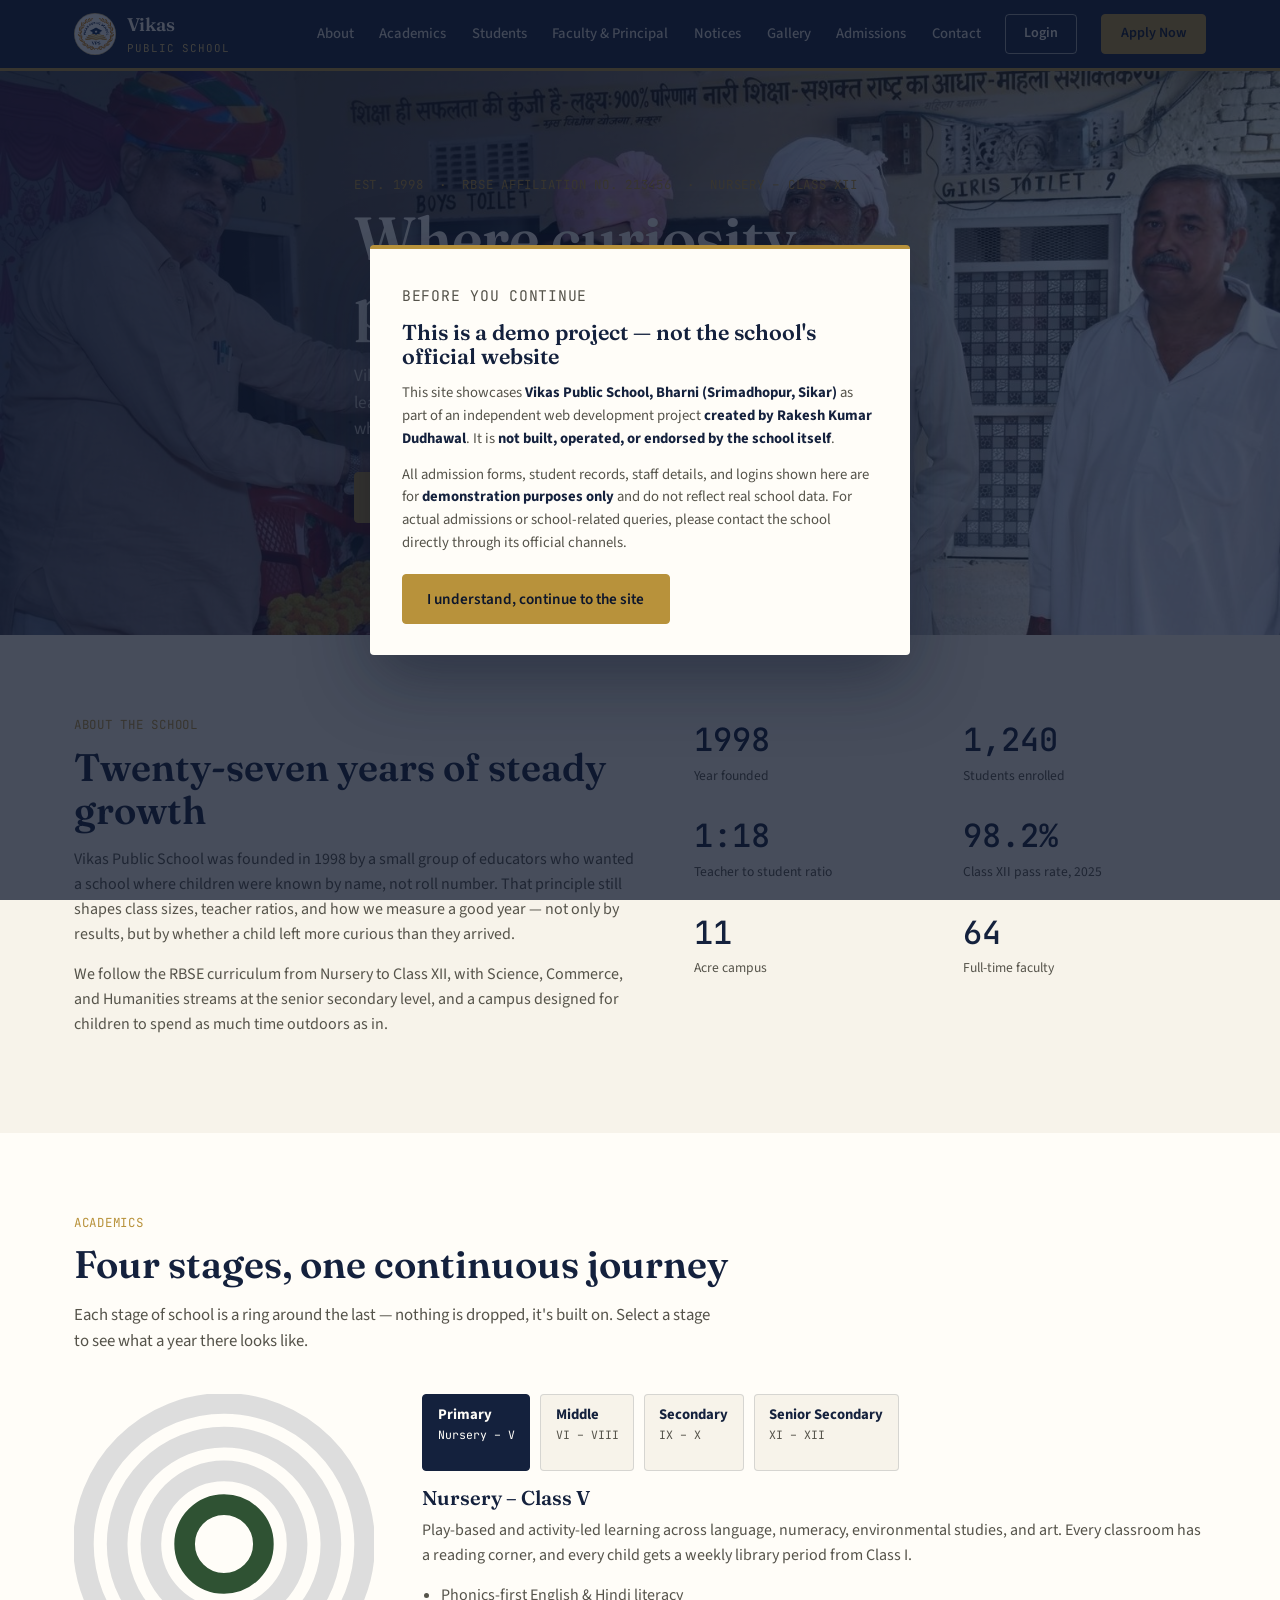
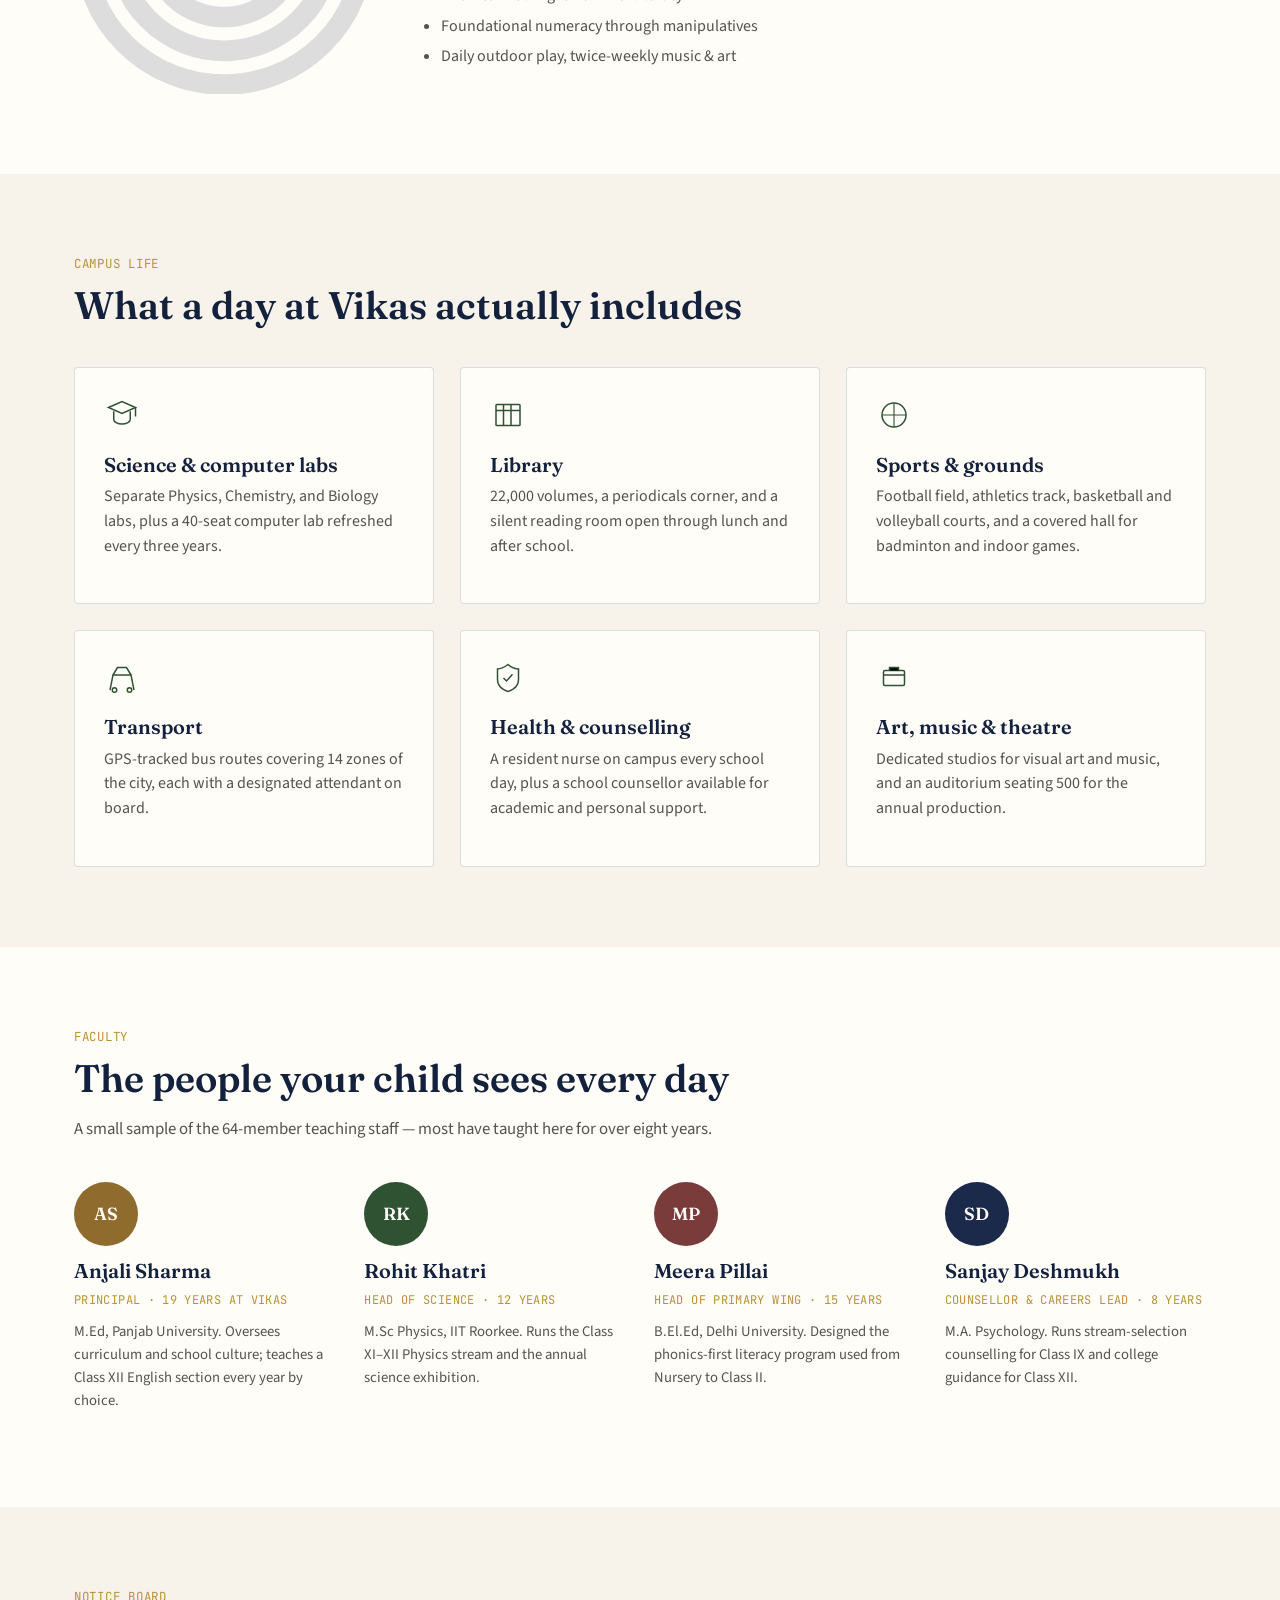
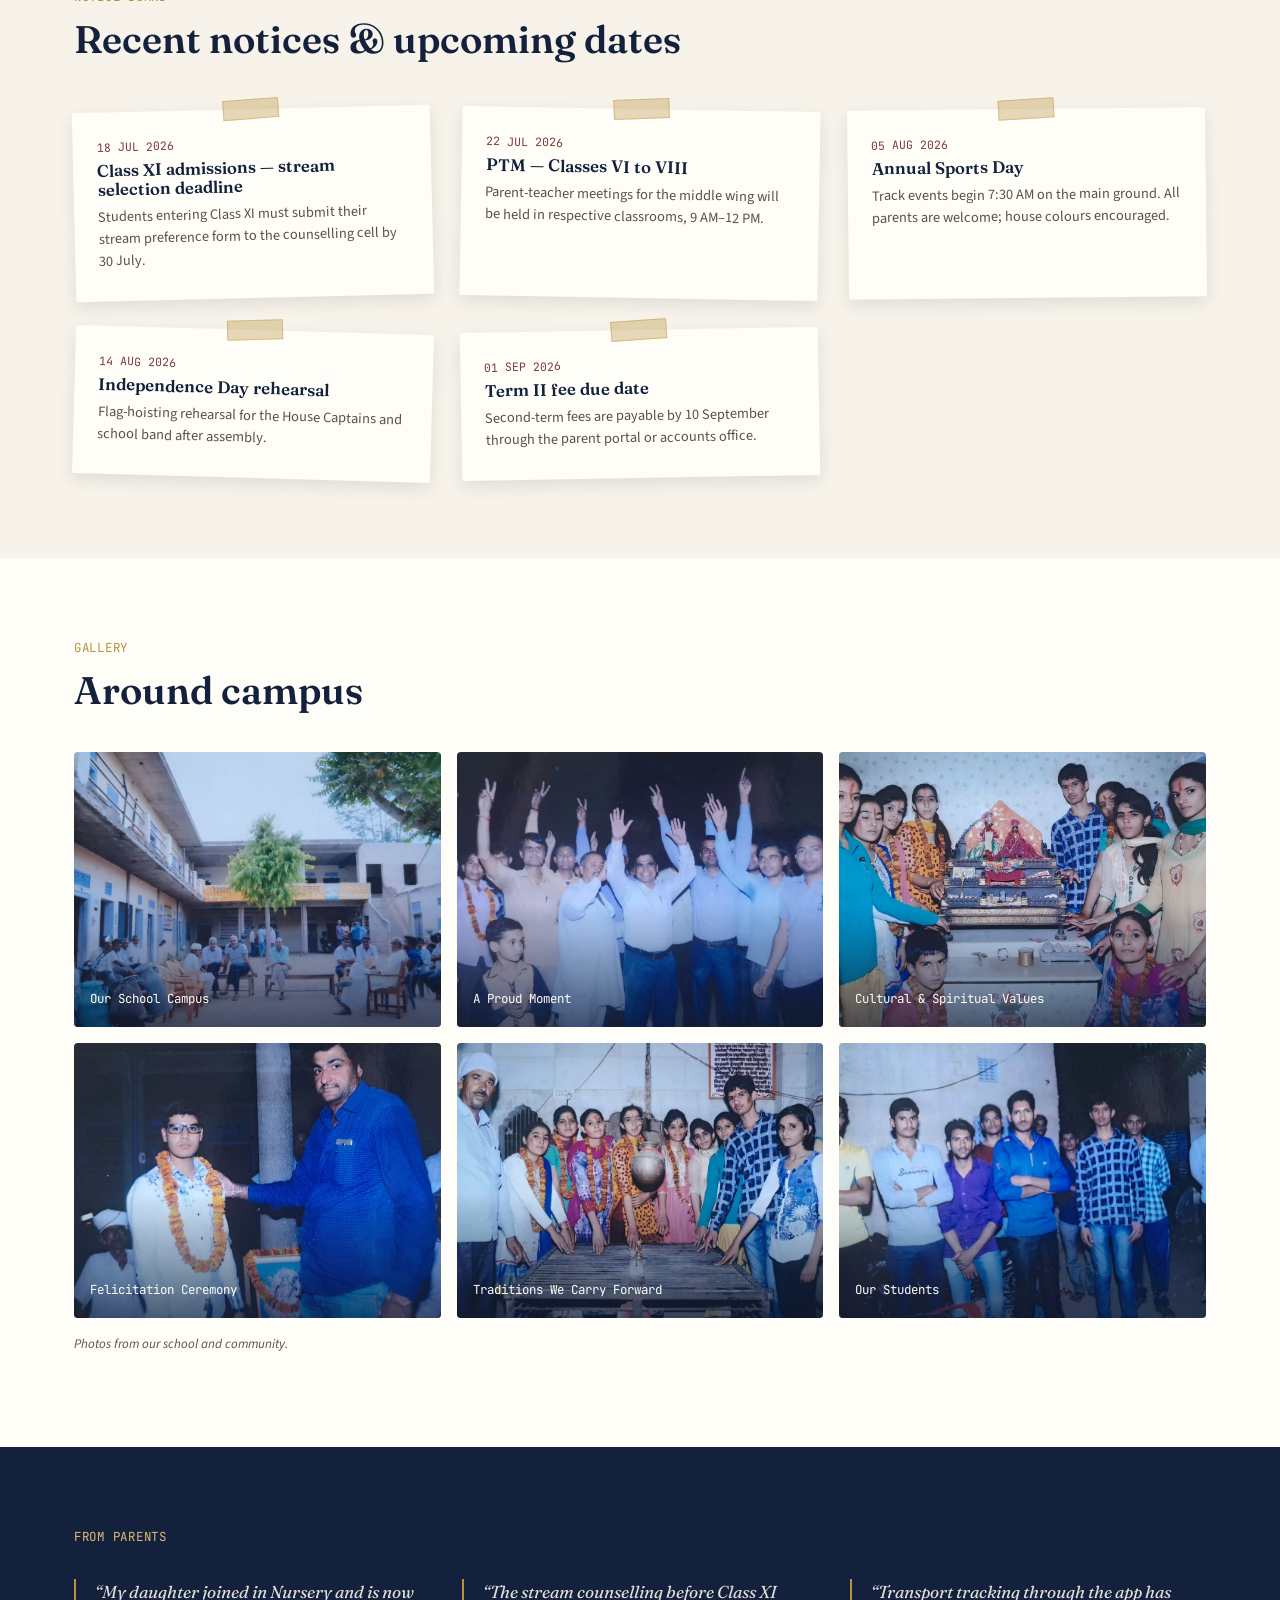
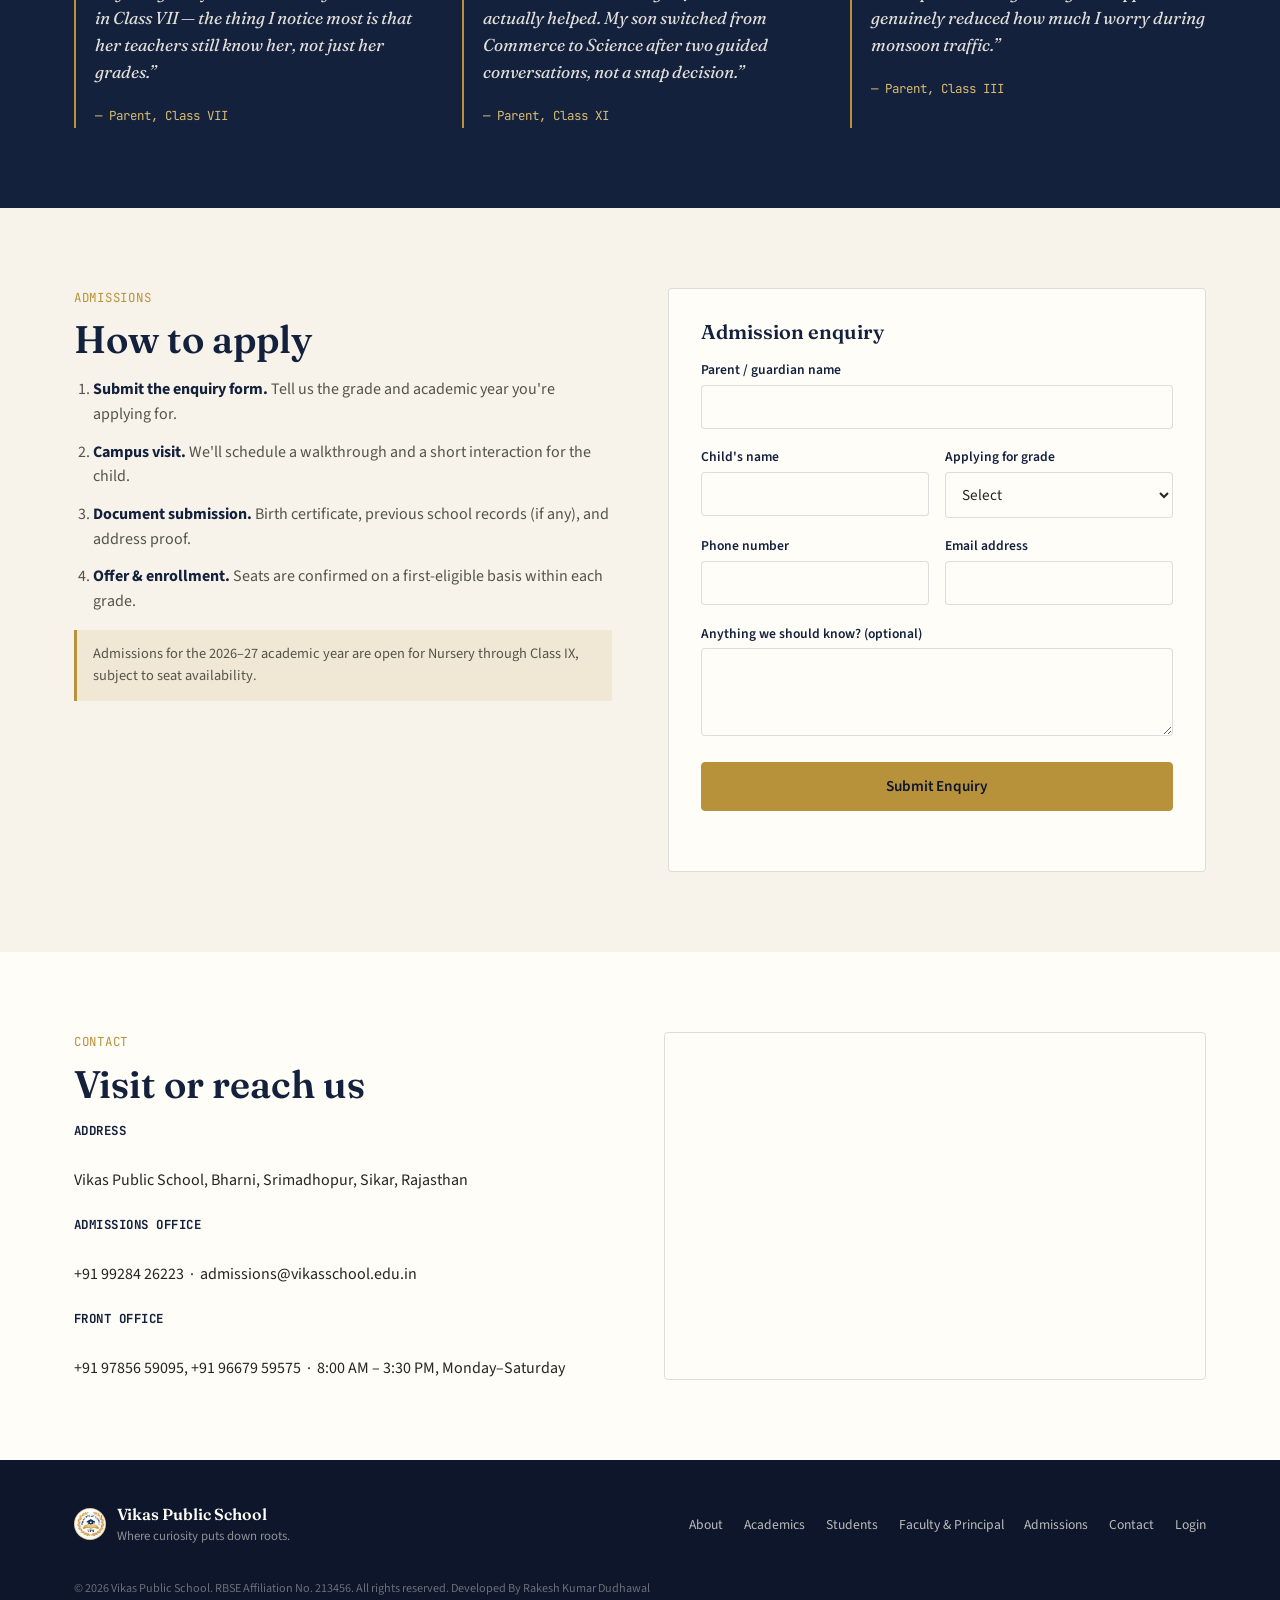
<file: index.html>
<!DOCTYPE html>
<html lang="en">
<head>
<meta charset="UTF-8">
<meta name="viewport" content="width=device-width, initial-scale=1.0">
<title>Vikas Public School, Bharni (Sikar) — Demo School Website | Nursery to Class XII</title>
<meta name="description" content="A demonstration website for Vikas Public School, Bharni, Srimadhopur, Sikar, Rajasthan — academics, admissions, faculty, campus life and student portal. Personal web development project, not the school's official website.">
<meta name="keywords" content="Vikas Public School, Vikas Public School Bharni, Srimadhopur school, Sikar school, RBSE school Rajasthan, school website demo">
<meta name="robots" content="index, follow">
<link rel="canonical" href="https://akafoxfire.github.io/VPS-Bharni/">
<meta name="theme-color" content="#14213D">

<!-- Open Graph -->
<meta property="og:type" content="website">
<meta property="og:site_name" content="Vikas Public School (Demo Project)">
<meta property="og:title" content="Vikas Public School, Bharni (Sikar) — Demo School Website | Nursery to Class XII">
<meta property="og:description" content="A demonstration website for Vikas Public School, Bharni, Srimadhopur, Sikar, Rajasthan — academics, admissions, faculty, campus life and student portal. Personal web development project, not the school's official website.">
<meta property="og:image" content="https://akafoxfire.github.io/VPS-Bharni/logo.png">
<meta property="og:url" content="https://akafoxfire.github.io/VPS-Bharni/">

<!-- Twitter Card -->
<meta name="twitter:card" content="summary_large_image">
<meta name="twitter:title" content="Vikas Public School, Bharni (Sikar) — Demo School Website | Nursery to Class XII">
<meta name="twitter:description" content="A demonstration website for Vikas Public School, Bharni, Srimadhopur, Sikar, Rajasthan — academics, admissions, faculty, campus life and student portal. Personal web development project, not the school's official website.">
<meta name="twitter:image" content="https://akafoxfire.github.io/VPS-Bharni/logo.png">
<link rel="preconnect" href="https://fonts.googleapis.com">
<link rel="preconnect" href="https://fonts.gstatic.com" crossorigin>
<link href="https://fonts.googleapis.com/css2?family=Fraunces:opsz,wght@9..144,400;9..144,500;9..144,600;9..144,700&family=Source+Sans+3:wght@400;500;600;700&family=JetBrains+Mono:wght@400;500&display=swap" rel="stylesheet">
<link rel="icon" type="image/png" href="favicon.png">
<link rel="icon" href="favicon.ico" sizes="any">
<link rel="apple-touch-icon" href="apple-touch-icon.png">
<script type="application/ld+json">
{
  "@context": "https://schema.org",
  "@type": "School",
  "name": "Vikas Public School",
  "alternateName": "VPS Bharni",
  "description": "A demo website showcasing Vikas Public School, Bharni, Srimadhopur, Sikar. This is an independent web development project and not the school's official site.",
  "address": {
    "@type": "PostalAddress",
    "streetAddress": "Bharni, Srimadhopur",
    "addressLocality": "Sikar",
    "addressRegion": "Rajasthan",
    "addressCountry": "IN"
  },
  "url": "https://akafoxfire.github.io/VPS-Bharni/"
}
</script>
<link rel="stylesheet" href="style.css">
</head>
<body>

<!-- ============ VISITOR DISCLAIMER ============ -->
<div class="disclaimer-overlay" id="disclaimerOverlay">
  <div class="disclaimer-box" role="dialog" aria-modal="true" aria-labelledby="disclaimerTitle">
    <p class="disclaimer-eyebrow">Before you continue</p>
    <h2 id="disclaimerTitle">This is a demo project — not the school's official website</h2>
    <p>This site showcases <strong>Vikas Public School, Bharni (Srimadhopur, Sikar)</strong> as part of an independent web development project <strong>created by Rakesh Kumar Dudhawal</strong>. It is <strong>not built, operated, or endorsed by the school itself</strong>.</p>
    <p>All admission forms, student records, staff details, and logins shown here are for <strong>demonstration purposes only</strong> and do not reflect real school data. For actual admissions or school-related queries, please contact the school directly through its official channels.</p>
    <button type="button" class="btn btn-gold" id="disclaimerClose">I understand, continue to the site</button>
  </div>
</div>

<!-- Skip link for keyboard users -->
<a class="skip-link" href="#main">Skip to main content</a>

<!-- ============ HEADER / NAV ============ -->
<header class="site-header" id="top">
  <div class="header-inner">
    <a class="brand" href="#top">
      <img class="crest crest-img" src="logo.png" alt="Vikas Public School crest" width="42" height="42" loading="eager" fetchpriority="high">
      <span class="brand-text">
        <span class="brand-name">Vikas</span>
        <span class="brand-sub">Public School</span>
      </span>
    </a>

    <nav class="main-nav" aria-label="Primary">
      <ul>
        <li><a href="#about">About</a></li>
        <li><a href="#academics">Academics</a></li>
        <li><a href="students.html">Students</a></li>
        <li><a href="faculty.html">Faculty &amp; Principal</a></li>
        <li><a href="#notices">Notices</a></li>
        <li><a href="#gallery">Gallery</a></li>
        <li><a href="#admissions">Admissions</a></li>
        <li><a href="#contact">Contact</a></li>
      </ul>
    </nav>

    <a class="btn btn-ghost nav-cta" href="login.html">Login</a>
    <a class="btn btn-gold nav-cta" href="#admissions">Apply Now</a>

    <button class="nav-toggle" id="navToggle" aria-expanded="false" aria-controls="mobileNav" aria-label="Open menu">
      <span></span><span></span><span></span>
    </button>
  </div>

  <div class="mobile-nav" id="mobileNav">
    <ul>
      <li><a href="#about">About</a></li>
      <li><a href="#academics">Academics</a></li>
      <li><a href="students.html">Students</a></li>
      <li><a href="faculty.html">Faculty &amp; Principal</a></li>
      <li><a href="#notices">Notices</a></li>
      <li><a href="#gallery">Gallery</a></li>
      <li><a href="#admissions">Admissions</a></li>
      <li><a href="#contact">Contact</a></li>
      <li><a href="login.html">Student / Parent / Teacher Login</a></li>
    </ul>
  </div>
</header>

<main id="main">

  <!-- ============ HERO ============ -->
  <section class="hero">
    <div class="hero-bg" aria-hidden="true">
      <img src="event1.jpg" class="hero-bg-img is-active" alt="">
      <img src="event2.jpg" class="hero-bg-img" alt="">
      <img src="event3.jpg" class="hero-bg-img" alt="">
      <div class="hero-bg-overlay"></div>
    </div>
    <div class="hero-inner">
      <p class="eyebrow">Est. 1998 &nbsp;·&nbsp; RBSE Affiliation No. 213456 &nbsp;·&nbsp; Nursery – Class XII</p>
      <h1>Where curiosity<br>puts down roots.</h1>
      <p class="hero-lede">Vikas Public School is a co-educational day school built on one idea: real learning grows the way a tree does — slowly, in rings, each year adding to what came before.</p>
      <div class="hero-actions">
        <a class="btn btn-gold" href="#admissions">Start an Application</a>
        <a class="btn btn-ghost" href="#academics">Explore Academics</a>
      </div>
    </div>
    <div class="hero-rings" aria-hidden="true">
      <svg viewBox="0 0 400 400" id="ringSvg">
        <circle class="ring ring-1" cx="200" cy="200" r="60"/>
        <circle class="ring ring-2" cx="200" cy="200" r="105"/>
        <circle class="ring ring-3" cx="200" cy="200" r="150"/>
        <circle class="ring ring-4" cx="200" cy="200" r="192"/>
      </svg>
    </div>
  </section>

  <!-- ============ ABOUT / STATS ============ -->
  <section class="section about" id="about">
    <div class="section-inner about-grid">
      <div class="about-copy">
        <p class="eyebrow">About the school</p>
        <h2>Twenty-seven years of steady growth</h2>
        <p>Vikas Public School was founded in 1998 by a small group of educators who wanted a school where children were known by name, not roll number. That principle still shapes class sizes, teacher ratios, and how we measure a good year — not only by results, but by whether a child left more curious than they arrived.</p>
        <p>We follow the RBSE curriculum from Nursery to Class XII, with Science, Commerce, and Humanities streams at the senior secondary level, and a campus designed for children to spend as much time outdoors as in.</p>
      </div>
      <dl class="stat-grid">
        <div class="stat"><dt>1998</dt><dd>Year founded</dd></div>
        <div class="stat"><dt>1,240</dt><dd>Students enrolled</dd></div>
        <div class="stat"><dt>1:18</dt><dd>Teacher to student ratio</dd></div>
        <div class="stat"><dt>98.2%</dt><dd>Class XII pass rate, 2025</dd></div>
        <div class="stat"><dt>11</dt><dd>Acre campus</dd></div>
        <div class="stat"><dt>64</dt><dd>Full-time faculty</dd></div>
      </dl>
    </div>
  </section>

  <!-- ============ ACADEMICS — growth ring stages ============ -->
  <section class="section academics" id="academics">
    <div class="section-inner">
      <p class="eyebrow">Academics</p>
      <h2>Four stages, one continuous journey</h2>
      <p class="section-lede">Each stage of school is a ring around the last — nothing is dropped, it's built on. Select a stage to see what a year there looks like.</p>

      <div class="stage-panel">
        <div class="stage-rings" aria-hidden="true">
          <svg viewBox="0 0 320 320">
            <circle class="stage-ring" data-stage="primary" cx="160" cy="160" r="42"/>
            <circle class="stage-ring" data-stage="middle" cx="160" cy="160" r="78"/>
            <circle class="stage-ring" data-stage="secondary" cx="160" cy="160" r="114"/>
            <circle class="stage-ring" data-stage="senior" cx="160" cy="160" r="150"/>
          </svg>
        </div>

        <div class="stage-tabs" role="tablist" aria-label="School stages">
          <button class="stage-tab is-active" role="tab" aria-selected="true" data-stage="primary">
            <span class="stage-tab-label">Primary</span><span class="stage-tab-grades">Nursery – V</span>
          </button>
          <button class="stage-tab" role="tab" aria-selected="false" data-stage="middle">
            <span class="stage-tab-label">Middle</span><span class="stage-tab-grades">VI – VIII</span>
          </button>
          <button class="stage-tab" role="tab" aria-selected="false" data-stage="secondary">
            <span class="stage-tab-label">Secondary</span><span class="stage-tab-grades">IX – X</span>
          </button>
          <button class="stage-tab" role="tab" aria-selected="false" data-stage="senior">
            <span class="stage-tab-label">Senior Secondary</span><span class="stage-tab-grades">XI – XII</span>
          </button>
        </div>

        <div class="stage-detail">
          <div class="stage-panel-content is-active" data-stage="primary">
            <h3>Nursery – Class V</h3>
            <p>Play-based and activity-led learning across language, numeracy, environmental studies, and art. Every classroom has a reading corner, and every child gets a weekly library period from Class I.</p>
            <ul><li>Phonics-first English &amp; Hindi literacy</li><li>Foundational numeracy through manipulatives</li><li>Daily outdoor play, twice-weekly music &amp; art</li></ul>
          </div>
          <div class="stage-panel-content" data-stage="middle">
            <h3>Class VI – VIII</h3>
            <p>Subjects separate out — Science splits into disciplines by Class VIII, and students choose a second co-curricular track (robotics, theatre, or debate) that continues through Class X.</p>
            <ul><li>Introductory Physics, Chemistry, Biology</li><li>Sanskrit or French as a third language</li><li>Annual science exhibition &amp; inter-house quiz</li></ul>
          </div>
          <div class="stage-panel-content" data-stage="secondary">
            <h3>Class IX – X</h3>
            <p>Full RBSE Secondary curriculum with structured board-exam preparation from Class IX, plus mandatory career counselling sessions to prepare for stream selection.</p>
            <ul><li>RBSE board pattern assessments each term</li><li>Career &amp; stream counselling from Class IX</li><li>Vocational elective: IT or Financial Literacy</li></ul>
          </div>
          <div class="stage-panel-content" data-stage="senior">
            <h3>Class XI – XII</h3>
            <p>Science (Medical &amp; Non-Medical), Commerce, and Humanities streams, taught by subject specialists with dedicated labs, and a study hall reserved for board-exam years.</p>
            <ul><li>Science, Commerce &amp; Humanities streams</li><li>Weekly mentor-led doubt clinics</li><li>College &amp; competitive-exam guidance cell</li></ul>
          </div>
        </div>
      </div>
    </div>
  </section>

  <!-- ============ CAMPUS LIFE / FACILITIES ============ -->
  <section class="section campus" id="campus">
    <div class="section-inner">
      <p class="eyebrow">Campus life</p>
      <h2>What a day at Vikas actually includes</h2>
      <div class="facility-grid">
        <article class="facility-card">
          <svg class="facility-icon" viewBox="0 0 48 48" aria-hidden="true"><path d="M6 14L24 6l18 8-18 8L6 14Z" fill="none" stroke="currentColor" stroke-width="2"/><path d="M13 19v11c0 3 5 6 11 6s11-3 11-6V19" fill="none" stroke="currentColor" stroke-width="2"/><path d="M42 14v12" fill="none" stroke="currentColor" stroke-width="2"/></svg>
          <h3>Science &amp; computer labs</h3>
          <p>Separate Physics, Chemistry, and Biology labs, plus a 40-seat computer lab refreshed every three years.</p>
        </article>
        <article class="facility-card">
          <svg class="facility-icon" viewBox="0 0 48 48" aria-hidden="true"><rect x="8" y="10" width="32" height="28" rx="1" fill="none" stroke="currentColor" stroke-width="2"/><path d="M8 18h32M18 10v28M28 10v28" stroke="currentColor" stroke-width="2"/></svg>
          <h3>Library</h3>
          <p>22,000 volumes, a periodicals corner, and a silent reading room open through lunch and after school.</p>
        </article>
        <article class="facility-card">
          <svg class="facility-icon" viewBox="0 0 48 48" aria-hidden="true"><circle cx="24" cy="24" r="16" fill="none" stroke="currentColor" stroke-width="2"/><path d="M24 8v32M8 24h32" stroke="currentColor" stroke-width="1.5"/></svg>
          <h3>Sports &amp; grounds</h3>
          <p>Football field, athletics track, basketball and volleyball courts, and a covered hall for badminton and indoor games.</p>
        </article>
        <article class="facility-card">
          <svg class="facility-icon" viewBox="0 0 48 48" aria-hidden="true"><path d="M8 40l4-20h24l4 20" fill="none" stroke="currentColor" stroke-width="2"/><circle cx="14" cy="40" r="3" fill="none" stroke="currentColor" stroke-width="2"/><circle cx="34" cy="40" r="3" fill="none" stroke="currentColor" stroke-width="2"/><path d="M12 20l6-10h12l6 10" fill="none" stroke="currentColor" stroke-width="2"/></svg>
          <h3>Transport</h3>
          <p>GPS-tracked bus routes covering 14 zones of the city, each with a designated attendant on board.</p>
        </article>
        <article class="facility-card">
          <svg class="facility-icon" viewBox="0 0 48 48" aria-hidden="true"><path d="M24 6c-8 6-14 6-14 6v14c0 10 8 14 14 16 6-2 14-6 14-16V12s-6 0-14-6Z" fill="none" stroke="currentColor" stroke-width="2"/><path d="M18 24l4 4 8-9" fill="none" stroke="currentColor" stroke-width="2"/></svg>
          <h3>Health &amp; counselling</h3>
          <p>A resident nurse on campus every school day, plus a school counsellor available for academic and personal support.</p>
        </article>
        <article class="facility-card">
          <svg class="facility-icon" viewBox="0 0 48 48" aria-hidden="true"><rect x="10" y="14" width="28" height="20" rx="2" fill="none" stroke="currentColor" stroke-width="2"/><path d="M10 20h28M18 14v-4h12v4" stroke="currentColor" stroke-width="2"/></svg>
          <h3>Art, music &amp; theatre</h3>
          <p>Dedicated studios for visual art and music, and an auditorium seating 500 for the annual production.</p>
        </article>
      </div>
    </div>
  </section>

  <!-- ============ FACULTY ============ -->
  <section class="section faculty" id="faculty">
    <div class="section-inner">
      <p class="eyebrow">Faculty</p>
      <h2>The people your child sees every day</h2>
      <p class="section-lede">A small sample of the 64-member teaching staff — most have taught here for over eight years.</p>
      <div class="faculty-grid">
        <article class="faculty-card">
          <div class="faculty-photo" style="--tint:#8f6b2e;">AS</div>
          <h3>Anjali Sharma</h3>
          <p class="faculty-role">Principal · 19 years at Vikas</p>
          <p class="faculty-bio">M.Ed, Panjab University. Oversees curriculum and school culture; teaches a Class XII English section every year by choice.</p>
        </article>
        <article class="faculty-card">
          <div class="faculty-photo" style="--tint:#2f5233;">RK</div>
          <h3>Rohit Khatri</h3>
          <p class="faculty-role">Head of Science · 12 years</p>
          <p class="faculty-bio">M.Sc Physics, IIT Roorkee. Runs the Class XI–XII Physics stream and the annual science exhibition.</p>
        </article>
        <article class="faculty-card">
          <div class="faculty-photo" style="--tint:#7a3b3b;">MP</div>
          <h3>Meera Pillai</h3>
          <p class="faculty-role">Head of Primary Wing · 15 years</p>
          <p class="faculty-bio">B.El.Ed, Delhi University. Designed the phonics-first literacy program used from Nursery to Class II.</p>
        </article>
        <article class="faculty-card">
          <div class="faculty-photo" style="--tint:#1b2a4a;">SD</div>
          <h3>Sanjay Deshmukh</h3>
          <p class="faculty-role">Counsellor &amp; Careers Lead · 8 years</p>
          <p class="faculty-bio">M.A. Psychology. Runs stream-selection counselling for Class IX and college guidance for Class XII.</p>
        </article>
      </div>
    </div>
  </section>

  <!-- ============ NOTICE BOARD (Events/News) ============ -->
  <section class="section notices" id="notices">
    <div class="section-inner">
      <p class="eyebrow">Notice board</p>
      <h2>Recent notices &amp; upcoming dates</h2>
      <div class="board">
        <div class="note note-1">
          <span class="tape"></span>
          <p class="note-date">18 Jul 2026</p>
          <h3>Class XI admissions — stream selection deadline</h3>
          <p>Students entering Class XI must submit their stream preference form to the counselling cell by 30 July.</p>
        </div>
        <div class="note note-2">
          <span class="tape"></span>
          <p class="note-date">22 Jul 2026</p>
          <h3>PTM — Classes VI to VIII</h3>
          <p>Parent-teacher meetings for the middle wing will be held in respective classrooms, 9 AM–12 PM.</p>
        </div>
        <div class="note note-3">
          <span class="tape"></span>
          <p class="note-date">05 Aug 2026</p>
          <h3>Annual Sports Day</h3>
          <p>Track events begin 7:30 AM on the main ground. All parents are welcome; house colours encouraged.</p>
        </div>
        <div class="note note-4">
          <span class="tape"></span>
          <p class="note-date">14 Aug 2026</p>
          <h3>Independence Day rehearsal</h3>
          <p>Flag-hoisting rehearsal for the House Captains and school band after assembly.</p>
        </div>
        <div class="note note-5">
          <span class="tape"></span>
          <p class="note-date">01 Sep 2026</p>
          <h3>Term II fee due date</h3>
          <p>Second-term fees are payable by 10 September through the parent portal or accounts office.</p>
        </div>
      </div>
    </div>
  </section>

  <!-- ============ GALLERY ============ -->
  <section class="section gallery" id="gallery">
    <div class="section-inner">
      <p class="eyebrow">Gallery</p>
      <h2>Around campus</h2>
      <div class="gallery-grid">
        <figure class="gallery-tile"><img src="gallery1.jpg" alt="Vikas Public School campus" loading="lazy"><figcaption>Our School Campus</figcaption></figure>
        <figure class="gallery-tile"><img src="gallery2.jpg" alt="Celebration at Vikas Public School" loading="lazy"><figcaption>A Proud Moment</figcaption></figure>
        <figure class="gallery-tile"><img src="gallery3.jpg" alt="Students at a cultural gathering" loading="lazy"><figcaption>Cultural &amp; Spiritual Values</figcaption></figure>
        <figure class="gallery-tile"><img src="gallery4.jpg" alt="Felicitation ceremony" loading="lazy"><figcaption>Felicitation Ceremony</figcaption></figure>
        <figure class="gallery-tile"><img src="gallery5.jpg" alt="Students at a traditional ceremony" loading="lazy"><figcaption>Traditions We Carry Forward</figcaption></figure>
        <figure class="gallery-tile"><img src="gallery6.jpg" alt="Group of students" loading="lazy"><figcaption>Our Students</figcaption></figure>
      </div>
      <p class="gallery-note">Photos from our school and community.</p>
    </div>
  </section>

  <!-- ============ TESTIMONIALS ============ -->
  <section class="section testimonials">
    <div class="section-inner">
      <p class="eyebrow">From parents</p>
      <div class="testi-grid">
        <blockquote class="testi">
          <p>“My daughter joined in Nursery and is now in Class VII — the thing I notice most is that her teachers still know her, not just her grades.”</p>
          <cite>— Parent, Class VII</cite>
        </blockquote>
        <blockquote class="testi">
          <p>“The stream counselling before Class XI actually helped. My son switched from Commerce to Science after two guided conversations, not a snap decision.”</p>
          <cite>— Parent, Class XI</cite>
        </blockquote>
        <blockquote class="testi">
          <p>“Transport tracking through the app has genuinely reduced how much I worry during monsoon traffic.”</p>
          <cite>— Parent, Class III</cite>
        </blockquote>
      </div>
    </div>
  </section>

  <!-- ============ ADMISSIONS ============ -->
  <section class="section admissions" id="admissions">
    <div class="section-inner admissions-grid">
      <div class="admissions-copy">
        <p class="eyebrow">Admissions</p>
        <h2>How to apply</h2>
        <ol class="steps">
          <li><strong>Submit the enquiry form.</strong> Tell us the grade and academic year you're applying for.</li>
          <li><strong>Campus visit.</strong> We'll schedule a walkthrough and a short interaction for the child.</li>
          <li><strong>Document submission.</strong> Birth certificate, previous school records (if any), and address proof.</li>
          <li><strong>Offer &amp; enrollment.</strong> Seats are confirmed on a first-eligible basis within each grade.</li>
        </ol>
        <p class="admissions-note">Admissions for the 2026–27 academic year are open for Nursery through Class IX, subject to seat availability.</p>
      </div>

      <form class="admissions-form" id="admissionForm" novalidate>
        <h3>Admission enquiry</h3>
        <div class="form-row">
          <label for="parentName">Parent / guardian name</label>
          <input type="text" id="parentName" name="parentName" required>
        </div>
        <div class="form-row form-row-split">
          <div>
            <label for="childName">Child's name</label>
            <input type="text" id="childName" name="childName" required>
          </div>
          <div>
            <label for="grade">Applying for grade</label>
            <select id="grade" name="grade" required>
              <option value="" disabled selected>Select</option>
              <option>Nursery</option><option>LKG</option><option>UKG</option>
              <option>Class I</option><option>Class II</option><option>Class III</option>
              <option>Class IV</option><option>Class V</option><option>Class VI</option>
              <option>Class VII</option><option>Class VIII</option><option>Class IX</option>
            </select>
          </div>
        </div>
        <div class="form-row form-row-split">
          <div>
            <label for="phone">Phone number</label>
            <input type="tel" id="phone" name="phone" required>
          </div>
          <div>
            <label for="email">Email address</label>
            <input type="email" id="email" name="email" required>
          </div>
        </div>
        <div class="form-row">
          <label for="message">Anything we should know? (optional)</label>
          <textarea id="message" name="message" rows="3"></textarea>
        </div>
        <button type="submit" class="btn btn-gold btn-block">Submit Enquiry</button>
        <p class="form-status" id="formStatus" role="status" aria-live="polite"></p>
      </form>
    </div>
  </section>

  <!-- ============ CONTACT ============ -->
  <section class="section contact" id="contact">
    <div class="section-inner contact-grid">
      <div>
        <p class="eyebrow">Contact</p>
        <h2>Visit or reach us</h2>
        <ul class="contact-list">
          <li><strong>Address</strong><br>Vikas Public School, Bharni, Srimadhopur, Sikar, Rajasthan</li>
          <li><strong>Admissions office</strong><br>+91 99284 26223 &nbsp;·&nbsp; admissions@vikasschool.edu.in</li>
          <li><strong>Front office</strong><br>+91 97856 59095, +91 96679 59575 &nbsp;·&nbsp; 8:00 AM – 3:30 PM, Monday–Saturday</li>
        </ul>
      </div>
      <div class="map-placeholder">
        <iframe
          src="https://www.google.com/maps?q=Vikas+Public+School+Bharni+Srimadhopur+Sikar+Rajasthan&output=embed"
          width="100%" height="100%" style="border:0; min-height:260px;"
          allowfullscreen loading="lazy" referrerpolicy="no-referrer-when-downgrade"
          title="Map showing Vikas Public School, Bharni, Srimadhopur, Sikar">
        </iframe>
      </div>
    </div>
  </section>

</main>

<!-- ============ FOOTER ============ -->
<footer class="site-footer">
  <div class="footer-inner">
    <div class="footer-brand">
      <img class="crest crest-img" src="logo.png" alt="Vikas Public School crest" width="32" height="32" loading="lazy">
      <div>
        <p class="brand-name">Vikas Public School</p>
        <p class="footer-tagline">Where curiosity puts down roots.</p>
      </div>
    </div>
    <nav class="footer-nav" aria-label="Footer">
      <a href="#about">About</a>
      <a href="#academics">Academics</a>
      <a href="students.html">Students</a>
      <a href="faculty.html">Faculty &amp; Principal</a>
      <a href="#admissions">Admissions</a>
      <a href="#contact">Contact</a>
      <a href="login.html">Login</a>
    </nav>
    <p class="footer-legal">© 2026 Vikas Public School. RBSE Affiliation No. 213456. All rights reserved. Developed By Rakesh Kumar Dudhawal</p>
  </div>
</footer>

<script src="script.js"></script>
</body>
</html>
</file>
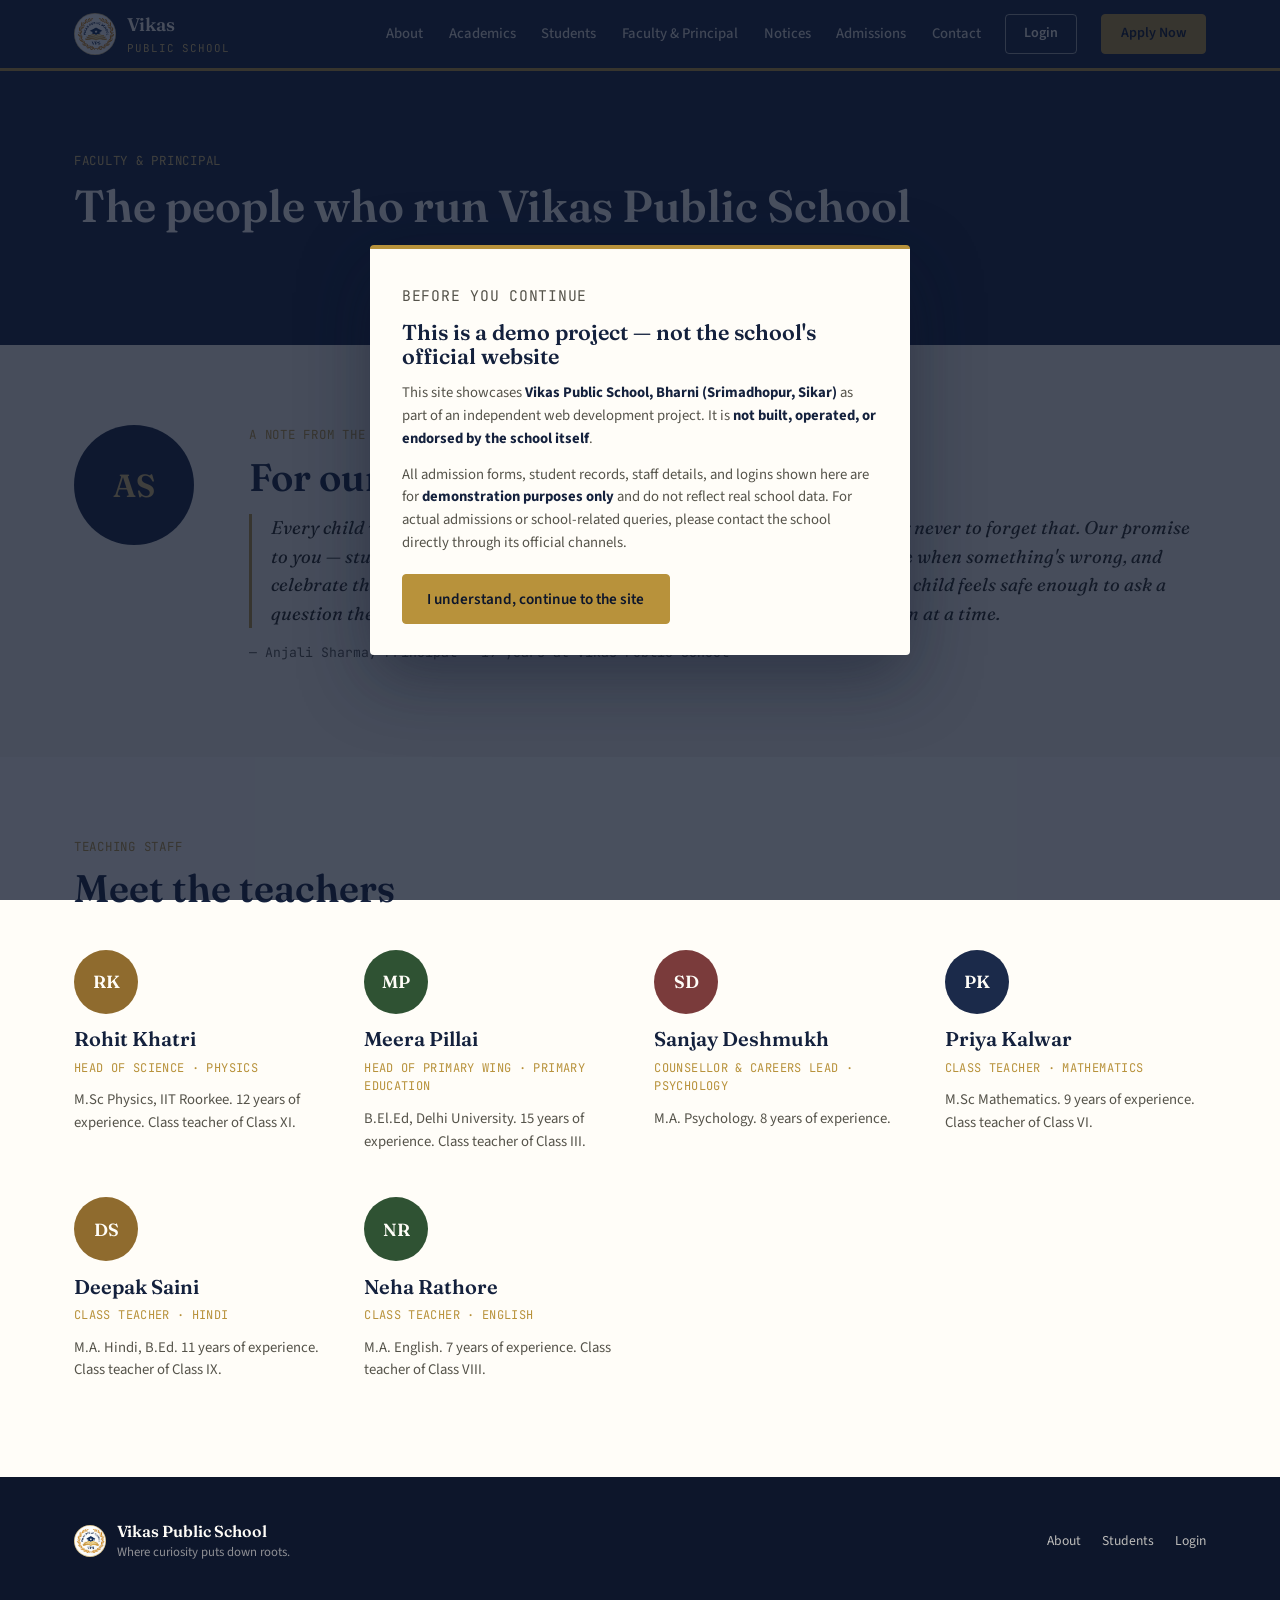
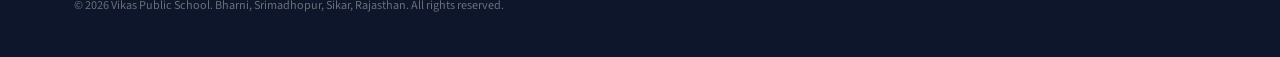
<file: faculty.html>
<!DOCTYPE html>
<html lang="en">
<head>
<meta charset="UTF-8">
<meta name="viewport" content="width=device-width, initial-scale=1.0">
<title>Faculty & Principal (Demo) — Vikas Public School, Bharni</title>
<meta name="description" content="Meet the principal and teaching staff featured in this demo website for Vikas Public School, Bharni, Srimadhopur, Sikar.">
<meta name="keywords" content="Vikas Public School faculty, Vikas Public School principal, Bharni Sikar school teachers">
<meta name="robots" content="index, follow">
<link rel="canonical" href="https://akafoxfire.github.io/VPS-Bharni/faculty.html">
<meta name="theme-color" content="#14213D">

<!-- Open Graph -->
<meta property="og:type" content="website">
<meta property="og:site_name" content="Vikas Public School (Demo Project)">
<meta property="og:title" content="Faculty & Principal (Demo) — Vikas Public School, Bharni">
<meta property="og:description" content="Meet the principal and teaching staff featured in this demo website for Vikas Public School, Bharni, Srimadhopur, Sikar.">
<meta property="og:image" content="https://akafoxfire.github.io/VPS-Bharni/logo.png">
<meta property="og:url" content="https://akafoxfire.github.io/VPS-Bharni/faculty.html">

<!-- Twitter Card -->
<meta name="twitter:card" content="summary_large_image">
<meta name="twitter:title" content="Faculty & Principal (Demo) — Vikas Public School, Bharni">
<meta name="twitter:description" content="Meet the principal and teaching staff featured in this demo website for Vikas Public School, Bharni, Srimadhopur, Sikar.">
<meta name="twitter:image" content="https://akafoxfire.github.io/VPS-Bharni/logo.png">
<link rel="preconnect" href="https://fonts.googleapis.com">
<link rel="preconnect" href="https://fonts.gstatic.com" crossorigin>
<link href="https://fonts.googleapis.com/css2?family=Fraunces:opsz,wght@9..144,400;9..144,500;9..144,600;9..144,700&family=Source+Sans+3:wght@400;500;600;700&family=JetBrains+Mono:wght@400;500&display=swap" rel="stylesheet">
<link rel="icon" type="image/png" href="favicon.png">
<link rel="icon" href="favicon.ico" sizes="any">
<link rel="apple-touch-icon" href="apple-touch-icon.png">
<link rel="stylesheet" href="style.css">
</head>
<body>

<!-- ============ VISITOR DISCLAIMER ============ -->
<div class="disclaimer-overlay" id="disclaimerOverlay">
  <div class="disclaimer-box" role="dialog" aria-modal="true" aria-labelledby="disclaimerTitle">
    <p class="disclaimer-eyebrow">Before you continue</p>
    <h2 id="disclaimerTitle">This is a demo project — not the school's official website</h2>
    <p>This site showcases <strong>Vikas Public School, Bharni (Srimadhopur, Sikar)</strong> as part of an independent web development project. It is <strong>not built, operated, or endorsed by the school itself</strong>.</p>
    <p>All admission forms, student records, staff details, and logins shown here are for <strong>demonstration purposes only</strong> and do not reflect real school data. For actual admissions or school-related queries, please contact the school directly through its official channels.</p>
    <button type="button" class="btn btn-gold" id="disclaimerClose">I understand, continue to the site</button>
  </div>
</div>

<a class="skip-link" href="#main">Skip to main content</a>

<header class="site-header" id="top">
  <div class="header-inner">
    <a class="brand" href="index.html">
      <img class="crest crest-img" src="logo.png" alt="Vikas Public School crest" width="42" height="42" loading="eager" fetchpriority="high">
      <span class="brand-text">
        <span class="brand-name">Vikas</span>
        <span class="brand-sub">Public School</span>
      </span>
    </a>
    <nav class="main-nav" aria-label="Primary">
      <ul>
        <li><a href="index.html#about">About</a></li>
        <li><a href="index.html#academics">Academics</a></li>
        <li><a href="students.html">Students</a></li>
        <li><a href="faculty.html" aria-current="page">Faculty &amp; Principal</a></li>
        <li><a href="index.html#notices">Notices</a></li>
        <li><a href="index.html#admissions">Admissions</a></li>
        <li><a href="index.html#contact">Contact</a></li>
      </ul>
    </nav>
    <a class="btn btn-ghost nav-cta" href="login.html">Login</a>
    <a class="btn btn-gold nav-cta" href="index.html#admissions">Apply Now</a>
    <button class="nav-toggle" id="navToggle" aria-expanded="false" aria-controls="mobileNav" aria-label="Open menu">
      <span></span><span></span><span></span>
    </button>
  </div>
  <div class="mobile-nav" id="mobileNav">
    <ul>
      <li><a href="index.html#about">About</a></li>
      <li><a href="students.html">Students</a></li>
      <li><a href="faculty.html">Faculty &amp; Principal</a></li>
      <li><a href="index.html#admissions">Admissions</a></li>
      <li><a href="index.html#contact">Contact</a></li>
      <li><a href="login.html">Login</a></li>
    </ul>
  </div>
</header>

<main id="main">
  <section class="section page-hero">
    <div class="section-inner">
      <p class="eyebrow">Faculty &amp; Principal</p>
      <h1>The people who run Vikas Public School</h1>
    </div>
  </section>

  <!-- Principal's note -->
  <section class="section principal-note">
    <div class="section-inner principal-grid">
      <div class="principal-photo" aria-hidden="true">AS</div>
      <div>
        <p class="eyebrow">A note from the Principal</p>
        <h2>For our students and parents</h2>
        <blockquote id="principalNote" class="principal-quote">Loading…</blockquote>
        <p class="principal-signoff" id="principalSignoff"></p>
      </div>
    </div>
  </section>

  <!-- Teacher directory -->
  <section class="section faculty" id="teacherList">
    <div class="section-inner">
      <p class="eyebrow">Teaching staff</p>
      <h2>Meet the teachers</h2>
      <div class="faculty-grid" id="teacherGrid"></div>
    </div>
  </section>
</main>

<footer class="site-footer">
  <div class="footer-inner">
    <div class="footer-brand">
      <img class="crest crest-img" src="logo.png" alt="Vikas Public School crest" width="32" height="32" loading="lazy">
      <div>
        <p class="brand-name">Vikas Public School</p>
        <p class="footer-tagline">Where curiosity puts down roots.</p>
      </div>
    </div>
    <nav class="footer-nav" aria-label="Footer">
      <a href="index.html#about">About</a>
      <a href="students.html">Students</a>
      <a href="login.html">Login</a>
    </nav>
    <p class="footer-legal">© 2026 Vikas Public School. Bharni, Srimadhopur, Sikar, Rajasthan. All rights reserved.</p>
  </div>
</footer>

<script src="data.js"></script>
<script src="script.js"></script>
<script>
  const principal = TEACHERS.find(t => t.role === 'Principal');
  document.getElementById('principalNote').textContent = principal.note;
  document.getElementById('principalSignoff').textContent = `— ${principal.name}, Principal · ${principal.experience} at Vikas Public School`;

  const teacherGrid = document.getElementById('teacherGrid');
  const initials = (name) => name.split(' ').map(n => n[0]).join('').slice(0,2).toUpperCase();
  const tints = ['#8f6b2e','#2f5233','#7a3b3b','#1b2a4a'];

  teacherGrid.innerHTML = TEACHERS.filter(t => t.role !== 'Principal').map((t, i) => `
    <article class="faculty-card">
      <div class="faculty-photo" style="--tint:${tints[i % tints.length]}">${initials(t.name)}</div>
      <h3>${t.name}</h3>
      <p class="faculty-role">${t.role} · ${t.subject}</p>
      <p class="faculty-bio">${t.qualification}. ${t.experience} of experience.${t.classTeacherOf ? ` Class teacher of Class ${t.classTeacherOf}.` : ''}</p>
    </article>
  `).join('');
</script>
</body>
</html>
</file>
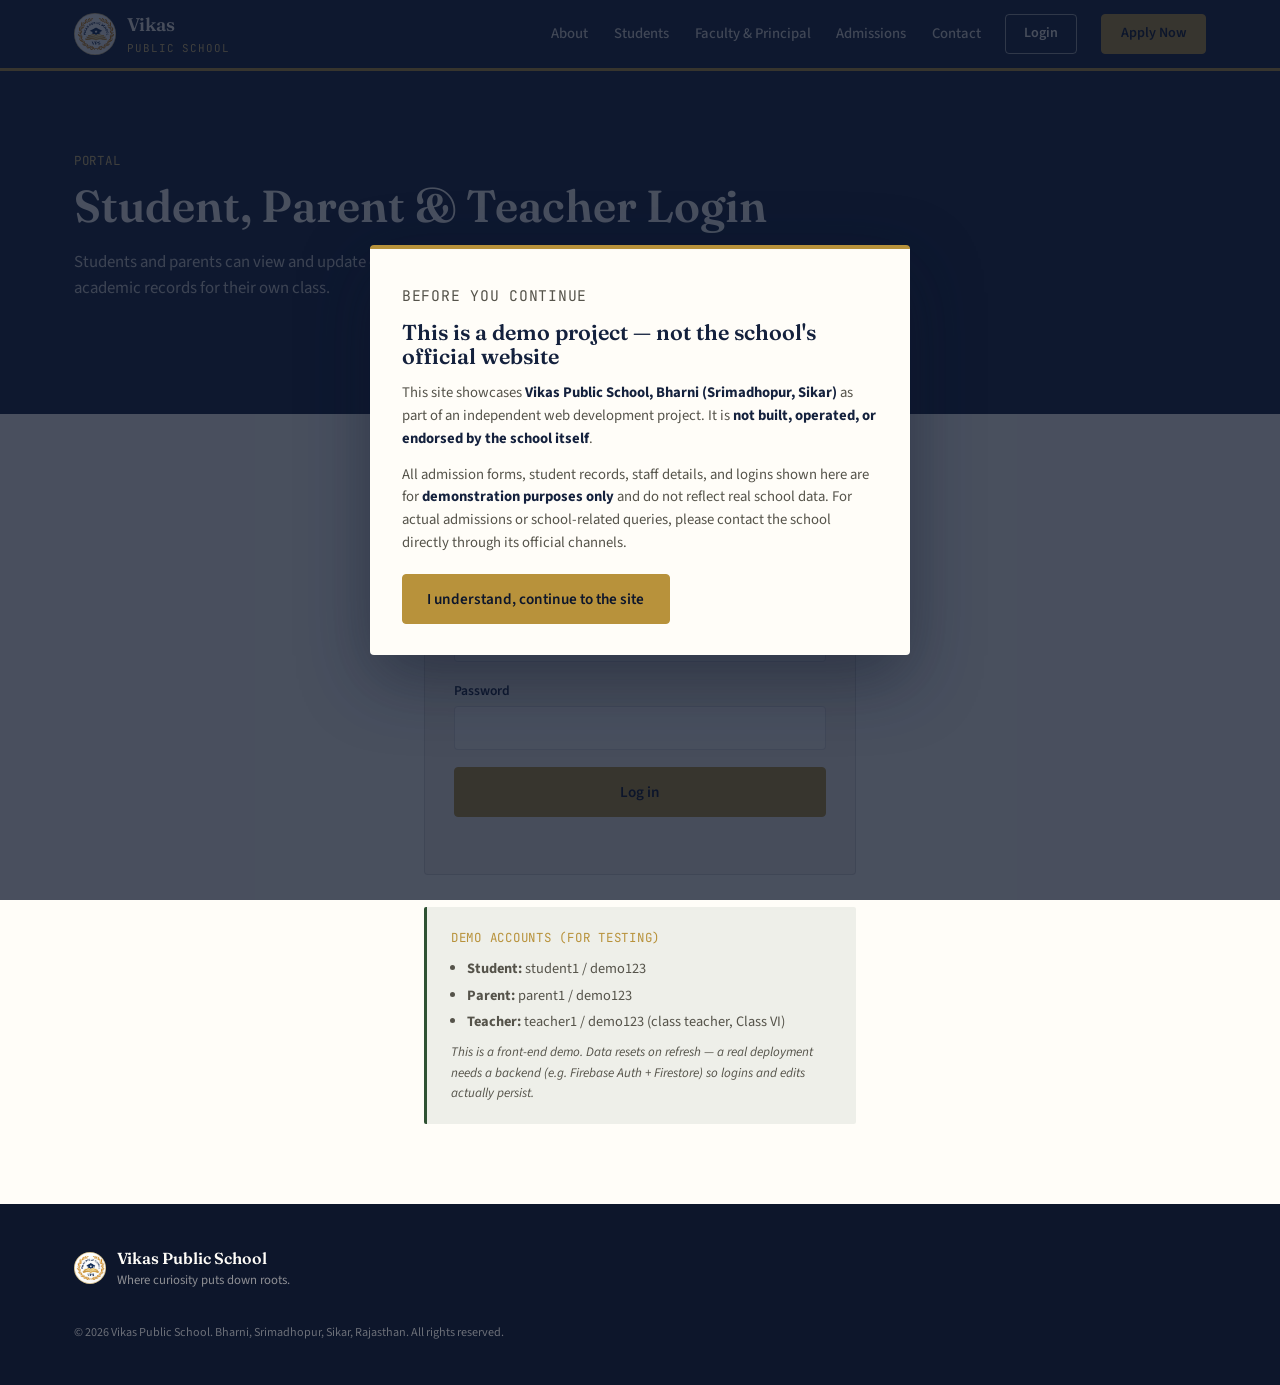
<file: login.html>
<!DOCTYPE html>
<html lang="en">
<head>
<meta charset="UTF-8">
<meta name="viewport" content="width=device-width, initial-scale=1.0">
<title>Student / Parent / Teacher Login (Demo) — Vikas Public School, Bharni</title>
<meta name="description" content="Demo login portal for students, parents and teachers — a personal web development project for Vikas Public School, Bharni, Sikar.">
<meta name="keywords" content="Vikas Public School login, student parent teacher portal demo">
<meta name="robots" content="index, follow">
<link rel="canonical" href="https://akafoxfire.github.io/VPS-Bharni/login.html">
<meta name="theme-color" content="#14213D">

<!-- Open Graph -->
<meta property="og:type" content="website">
<meta property="og:site_name" content="Vikas Public School (Demo Project)">
<meta property="og:title" content="Student / Parent / Teacher Login (Demo) — Vikas Public School, Bharni">
<meta property="og:description" content="Demo login portal for students, parents and teachers — a personal web development project for Vikas Public School, Bharni, Sikar.">
<meta property="og:image" content="https://akafoxfire.github.io/VPS-Bharni/logo.png">
<meta property="og:url" content="https://akafoxfire.github.io/VPS-Bharni/login.html">

<!-- Twitter Card -->
<meta name="twitter:card" content="summary_large_image">
<meta name="twitter:title" content="Student / Parent / Teacher Login (Demo) — Vikas Public School, Bharni">
<meta name="twitter:description" content="Demo login portal for students, parents and teachers — a personal web development project for Vikas Public School, Bharni, Sikar.">
<meta name="twitter:image" content="https://akafoxfire.github.io/VPS-Bharni/logo.png">
<link rel="preconnect" href="https://fonts.googleapis.com">
<link rel="preconnect" href="https://fonts.gstatic.com" crossorigin>
<link href="https://fonts.googleapis.com/css2?family=Fraunces:opsz,wght@9..144,400;9..144,500;9..144,600;9..144,700&family=Source+Sans+3:wght@400;500;600;700&family=JetBrains+Mono:wght@400;500&display=swap" rel="stylesheet">
<link rel="icon" type="image/png" href="favicon.png">
<link rel="icon" href="favicon.ico" sizes="any">
<link rel="apple-touch-icon" href="apple-touch-icon.png">
<link rel="stylesheet" href="style.css">
</head>
<body>

<!-- ============ VISITOR DISCLAIMER ============ -->
<div class="disclaimer-overlay" id="disclaimerOverlay">
  <div class="disclaimer-box" role="dialog" aria-modal="true" aria-labelledby="disclaimerTitle">
    <p class="disclaimer-eyebrow">Before you continue</p>
    <h2 id="disclaimerTitle">This is a demo project — not the school's official website</h2>
    <p>This site showcases <strong>Vikas Public School, Bharni (Srimadhopur, Sikar)</strong> as part of an independent web development project. It is <strong>not built, operated, or endorsed by the school itself</strong>.</p>
    <p>All admission forms, student records, staff details, and logins shown here are for <strong>demonstration purposes only</strong> and do not reflect real school data. For actual admissions or school-related queries, please contact the school directly through its official channels.</p>
    <button type="button" class="btn btn-gold" id="disclaimerClose">I understand, continue to the site</button>
  </div>
</div>

<a class="skip-link" href="#main">Skip to main content</a>

<header class="site-header" id="top">
  <div class="header-inner">
    <a class="brand" href="index.html">
      <img class="crest crest-img" src="logo.png" alt="Vikas Public School crest" width="42" height="42" loading="eager" fetchpriority="high">
      <span class="brand-text">
        <span class="brand-name">Vikas</span>
        <span class="brand-sub">Public School</span>
      </span>
    </a>
    <nav class="main-nav" aria-label="Primary">
      <ul>
        <li><a href="index.html#about">About</a></li>
        <li><a href="students.html">Students</a></li>
        <li><a href="faculty.html">Faculty &amp; Principal</a></li>
        <li><a href="index.html#admissions">Admissions</a></li>
        <li><a href="index.html#contact">Contact</a></li>
      </ul>
    </nav>
    <a class="btn btn-ghost nav-cta" href="#loginSection">Login</a>
    <a class="btn btn-gold nav-cta" href="index.html#admissions">Apply Now</a>
    <button class="nav-toggle" id="navToggle" aria-expanded="false" aria-controls="mobileNav" aria-label="Open menu">
      <span></span><span></span><span></span>
    </button>
  </div>
  <div class="mobile-nav" id="mobileNav">
    <ul>
      <li><a href="index.html#about">About</a></li>
      <li><a href="students.html">Students</a></li>
      <li><a href="faculty.html">Faculty &amp; Principal</a></li>
      <li><a href="index.html#contact">Contact</a></li>
      <li><a href="index.html#admissions">Apply Now</a></li>
    </ul>
  </div>
</header>

<main id="main">
  <section class="section page-hero">
    <div class="section-inner">
      <p class="eyebrow">Portal</p>
      <h1>Student, Parent &amp; Teacher Login</h1>
      <p class="section-lede">Students and parents can view and update contact details. Class teachers can update academic records for their own class.</p>
    </div>
  </section>

  <!-- LOGIN FORM -->
  <section class="section login-section" id="loginSection">
    <div class="section-inner login-inner">
      <div class="role-tabs" role="tablist" aria-label="Login as">
        <button class="role-tab is-active" data-role="student" role="tab" aria-selected="true">Student</button>
        <button class="role-tab" data-role="parent" role="tab" aria-selected="false">Parent</button>
        <button class="role-tab" data-role="teacher" role="tab" aria-selected="false">Teacher</button>
      </div>

      <form class="login-form" id="loginForm" novalidate>
        <div class="form-row">
          <label for="username">Username</label>
          <input type="text" id="username" name="username" required autocomplete="username">
        </div>
        <div class="form-row">
          <label for="password">Password</label>
          <input type="password" id="password" name="password" required autocomplete="current-password">
        </div>
        <button type="submit" class="btn btn-gold btn-block">Log in</button>
        <p class="form-status" id="loginStatus" role="status" aria-live="polite"></p>
      </form>

      <div class="demo-hint">
        <p class="eyebrow">Demo accounts (for testing)</p>
        <ul>
          <li><strong>Student:</strong> student1 / demo123</li>
          <li><strong>Parent:</strong> parent1 / demo123</li>
          <li><strong>Teacher:</strong> teacher1 / demo123 (class teacher, Class VI)</li>
        </ul>
        <p class="demo-warning">This is a front-end demo. Data resets on refresh — a real deployment needs a backend (e.g. Firebase Auth + Firestore) so logins and edits actually persist.</p>
      </div>
    </div>
  </section>

  <!-- STUDENT / PARENT DASHBOARD -->
  <section class="section dashboard hidden" id="studentDashboard">
    <div class="section-inner">
      <div class="dashboard-header">
        <div>
          <p class="eyebrow" id="dashboardRoleLabel">Student profile</p>
          <h2 id="studentDashName">—</h2>
        </div>
        <button class="btn btn-ghost" id="logoutBtnStudent">Log out</button>
      </div>

      <div class="dashboard-grid">
        <div class="dashboard-card">
          <h3>Academic record <span class="lock-tag">Read only</span></h3>
          <dl class="detail-list">
            <div><dt>Class</dt><dd id="detClass">—</dd></div>
            <div><dt>Roll No.</dt><dd id="detRoll">—</dd></div>
            <div><dt>Attendance</dt><dd id="detAttendance">—</dd></div>
            <div><dt>Last exam</dt><dd id="detExam">—</dd></div>
            <div><dt>Class teacher's remarks</dt><dd id="detRemarks">—</dd></div>
          </dl>
          <p class="dashboard-note">Only your class teacher can update this section.</p>
        </div>

        <div class="dashboard-card">
          <h3>Personal details <span class="lock-tag lock-tag-edit">Editable</span></h3>
          <form id="studentEditForm">
            <div class="form-row">
              <label for="editFather">Father's name</label>
              <input type="text" id="editFather" name="fatherName">
            </div>
            <div class="form-row">
              <label for="editAddress">Address</label>
              <textarea id="editAddress" name="address" rows="2"></textarea>
            </div>
            <div class="form-row form-row-split">
              <div>
                <label for="editContact">Contact number</label>
                <input type="tel" id="editContact" name="contact">
              </div>
              <div>
                <label for="editEmail">Email</label>
                <input type="email" id="editEmail" name="email">
              </div>
            </div>
            <button type="submit" class="btn btn-gold">Save changes</button>
            <p class="form-status" id="studentEditStatus" role="status" aria-live="polite"></p>
          </form>
        </div>
      </div>
    </div>
  </section>

  <!-- TEACHER DASHBOARD -->
  <section class="section dashboard hidden" id="teacherDashboard">
    <div class="section-inner">
      <div class="dashboard-header">
        <div>
          <p class="eyebrow">Teacher dashboard</p>
          <h2 id="teacherDashName">—</h2>
          <p id="teacherClassLabel" class="section-lede" style="margin-top:0.3em;"></p>
        </div>
        <button class="btn btn-ghost" id="logoutBtnTeacher">Log out</button>
      </div>

      <div class="dashboard-grid">
        <div class="dashboard-card">
          <h3>Your class</h3>
          <ul class="teacher-student-list" id="teacherStudentList"></ul>
        </div>

        <div class="dashboard-card">
          <h3 id="teacherEditHeading">Select a student to edit academic record</h3>
          <form id="teacherEditForm" class="hidden">
            <div class="form-row">
              <label for="teacherAttendance">Attendance</label>
              <input type="text" id="teacherAttendance" name="attendance" placeholder="e.g. 92%">
            </div>
            <div class="form-row">
              <label for="teacherExam">Last exam result</label>
              <input type="text" id="teacherExam" name="lastExamPercent" placeholder="e.g. 78%">
            </div>
            <div class="form-row">
              <label for="teacherRemarks">Remarks</label>
              <textarea id="teacherRemarks" name="remarks" rows="3"></textarea>
            </div>
            <button type="submit" class="btn btn-gold">Save academic record</button>
            <p class="form-status" id="teacherEditStatus" role="status" aria-live="polite"></p>
          </form>
        </div>
      </div>
    </div>
  </section>
</main>

<footer class="site-footer">
  <div class="footer-inner">
    <div class="footer-brand">
      <img class="crest crest-img" src="logo.png" alt="Vikas Public School crest" width="32" height="32" loading="lazy">
      <div>
        <p class="brand-name">Vikas Public School</p>
        <p class="footer-tagline">Where curiosity puts down roots.</p>
      </div>
    </div>
    <p class="footer-legal">© 2026 Vikas Public School. Bharni, Srimadhopur, Sikar, Rajasthan. All rights reserved.</p>
  </div>
</footer>

<script src="data.js"></script>
<script src="script.js"></script>
<script src="login.js"></script>
</body>
</html>
</file>
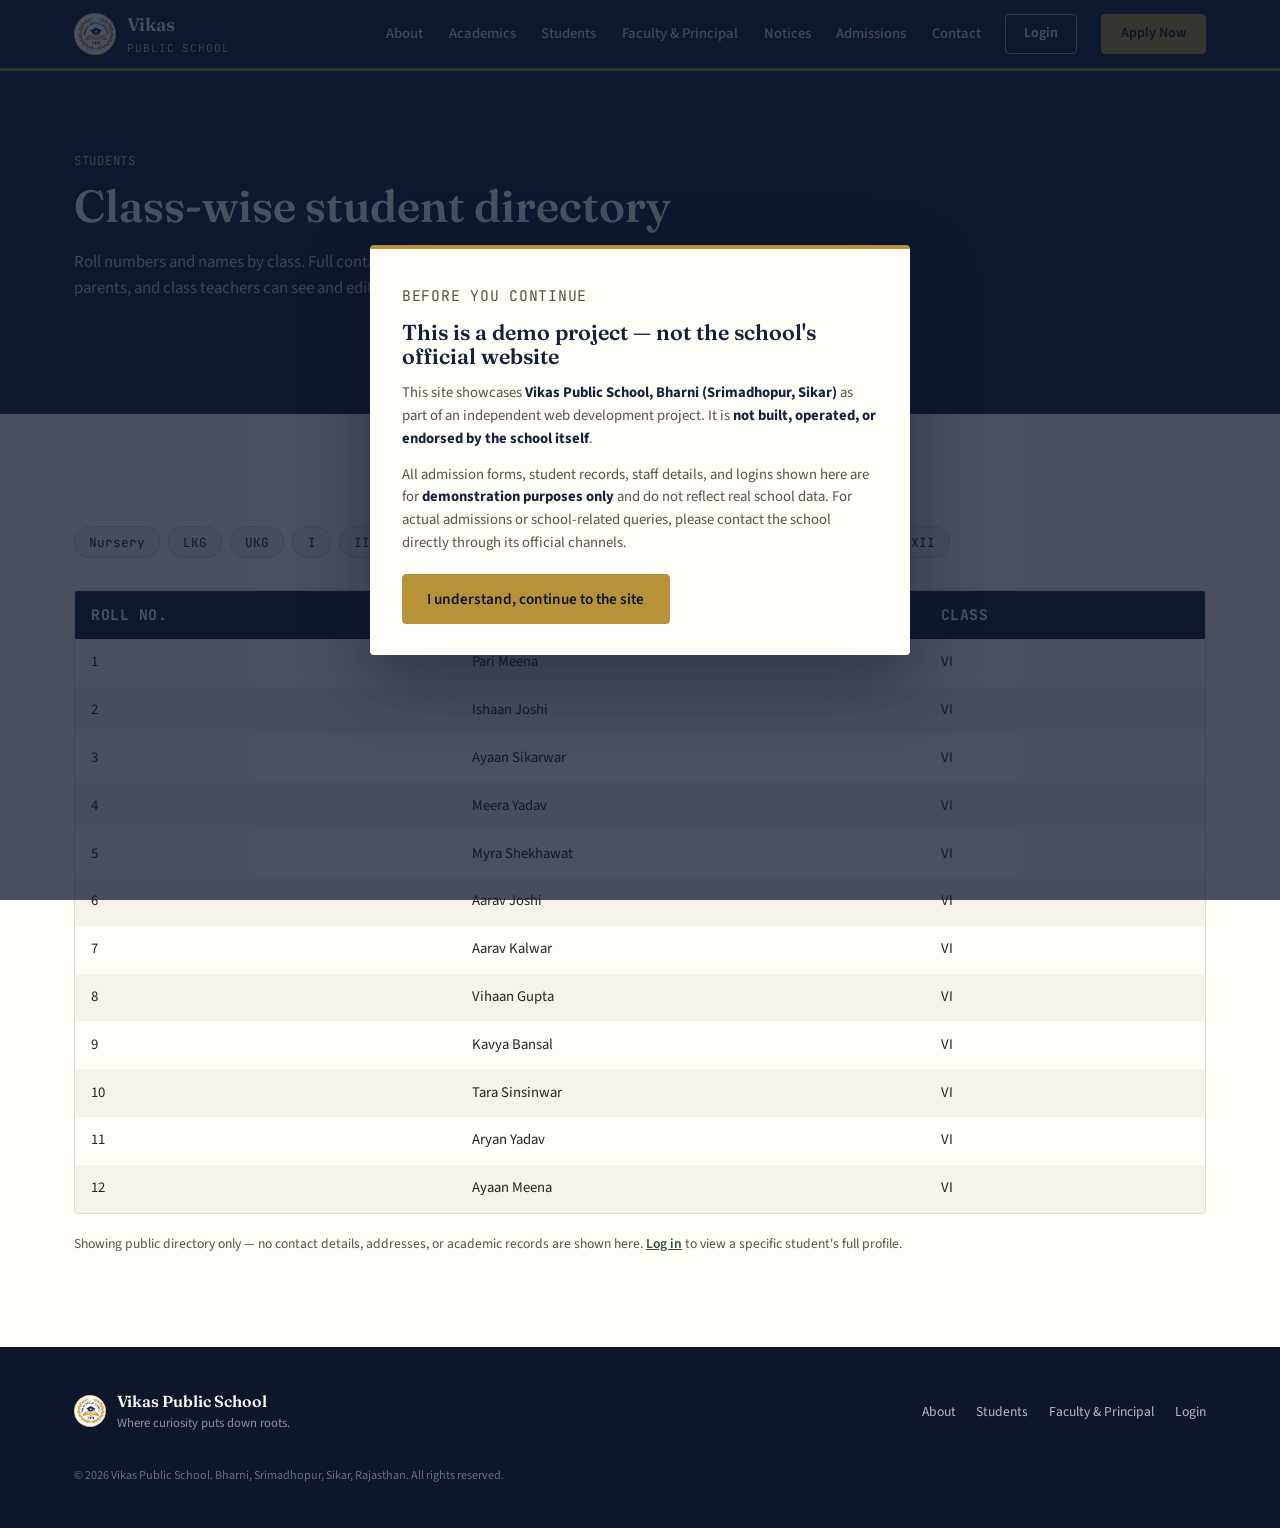
<file: students.html>
<!DOCTYPE html>
<html lang="en">
<head>
<meta charset="UTF-8">
<meta name="viewport" content="width=device-width, initial-scale=1.0">
<title>Student Directory (Demo) — Vikas Public School, Bharni</title>
<meta name="description" content="Class-wise student roll number directory for Vikas Public School, Bharni, Sikar — part of a demo web development project.">
<meta name="keywords" content="Vikas Public School students, class wise student list, Bharni Sikar school directory">
<meta name="robots" content="index, follow">
<link rel="canonical" href="https://akafoxfire.github.io/VPS-Bharni/students.html">
<meta name="theme-color" content="#14213D">

<!-- Open Graph -->
<meta property="og:type" content="website">
<meta property="og:site_name" content="Vikas Public School (Demo Project)">
<meta property="og:title" content="Student Directory (Demo) — Vikas Public School, Bharni">
<meta property="og:description" content="Class-wise student roll number directory for Vikas Public School, Bharni, Sikar — part of a demo web development project.">
<meta property="og:image" content="https://akafoxfire.github.io/VPS-Bharni/logo.png">
<meta property="og:url" content="https://akafoxfire.github.io/VPS-Bharni/students.html">

<!-- Twitter Card -->
<meta name="twitter:card" content="summary_large_image">
<meta name="twitter:title" content="Student Directory (Demo) — Vikas Public School, Bharni">
<meta name="twitter:description" content="Class-wise student roll number directory for Vikas Public School, Bharni, Sikar — part of a demo web development project.">
<meta name="twitter:image" content="https://akafoxfire.github.io/VPS-Bharni/logo.png">
<link rel="preconnect" href="https://fonts.googleapis.com">
<link rel="preconnect" href="https://fonts.gstatic.com" crossorigin>
<link href="https://fonts.googleapis.com/css2?family=Fraunces:opsz,wght@9..144,400;9..144,500;9..144,600;9..144,700&family=Source+Sans+3:wght@400;500;600;700&family=JetBrains+Mono:wght@400;500&display=swap" rel="stylesheet">
<link rel="icon" type="image/png" href="favicon.png">
<link rel="icon" href="favicon.ico" sizes="any">
<link rel="apple-touch-icon" href="apple-touch-icon.png">
<link rel="stylesheet" href="style.css">
</head>
<body>

<!-- ============ VISITOR DISCLAIMER ============ -->
<div class="disclaimer-overlay" id="disclaimerOverlay">
  <div class="disclaimer-box" role="dialog" aria-modal="true" aria-labelledby="disclaimerTitle">
    <p class="disclaimer-eyebrow">Before you continue</p>
    <h2 id="disclaimerTitle">This is a demo project — not the school's official website</h2>
    <p>This site showcases <strong>Vikas Public School, Bharni (Srimadhopur, Sikar)</strong> as part of an independent web development project. It is <strong>not built, operated, or endorsed by the school itself</strong>.</p>
    <p>All admission forms, student records, staff details, and logins shown here are for <strong>demonstration purposes only</strong> and do not reflect real school data. For actual admissions or school-related queries, please contact the school directly through its official channels.</p>
    <button type="button" class="btn btn-gold" id="disclaimerClose">I understand, continue to the site</button>
  </div>
</div>

<a class="skip-link" href="#main">Skip to main content</a>

<header class="site-header" id="top">
  <div class="header-inner">
    <a class="brand" href="index.html">
      <img class="crest crest-img" src="logo.png" alt="Vikas Public School crest" width="42" height="42" loading="eager" fetchpriority="high">
      <span class="brand-text">
        <span class="brand-name">Vikas</span>
        <span class="brand-sub">Public School</span>
      </span>
    </a>

    <nav class="main-nav" aria-label="Primary">
      <ul>
        <li><a href="index.html#about">About</a></li>
        <li><a href="index.html#academics">Academics</a></li>
        <li><a href="students.html" aria-current="page">Students</a></li>
        <li><a href="faculty.html">Faculty &amp; Principal</a></li>
        <li><a href="index.html#notices">Notices</a></li>
        <li><a href="index.html#admissions">Admissions</a></li>
        <li><a href="index.html#contact">Contact</a></li>
      </ul>
    </nav>
    <a class="btn btn-ghost nav-cta" href="login.html">Login</a>
    <a class="btn btn-gold nav-cta" href="index.html#admissions">Apply Now</a>
    <button class="nav-toggle" id="navToggle" aria-expanded="false" aria-controls="mobileNav" aria-label="Open menu">
      <span></span><span></span><span></span>
    </button>
  </div>
  <div class="mobile-nav" id="mobileNav">
    <ul>
      <li><a href="index.html#about">About</a></li>
      <li><a href="students.html">Students</a></li>
      <li><a href="faculty.html">Faculty &amp; Principal</a></li>
      <li><a href="index.html#admissions">Admissions</a></li>
      <li><a href="index.html#contact">Contact</a></li>
      <li><a href="login.html">Login</a></li>
    </ul>
  </div>
</header>

<main id="main">
  <section class="section page-hero">
    <div class="section-inner">
      <p class="eyebrow">Students</p>
      <h1>Class-wise student directory</h1>
      <p class="section-lede">Roll numbers and names by class. Full contact and academic details are private — students, parents, and class teachers can see and edit those after logging in.</p>
    </div>
  </section>

  <section class="section students-directory">
    <div class="section-inner">
      <div class="class-picker" id="classPicker" role="tablist" aria-label="Select class"></div>

      <div class="table-wrap">
        <table class="student-table">
          <thead>
            <tr><th>Roll No.</th><th>Name</th><th>Class</th></tr>
          </thead>
          <tbody id="studentTableBody"></tbody>
        </table>
      </div>
      <p class="table-note">Showing public directory only — no contact details, addresses, or academic records are shown here. <a href="login.html">Log in</a> to view a specific student's full profile.</p>
    </div>
  </section>
</main>

<footer class="site-footer">
  <div class="footer-inner">
    <div class="footer-brand">
      <img class="crest crest-img" src="logo.png" alt="Vikas Public School crest" width="32" height="32" loading="lazy">
      <div>
        <p class="brand-name">Vikas Public School</p>
        <p class="footer-tagline">Where curiosity puts down roots.</p>
      </div>
    </div>
    <nav class="footer-nav" aria-label="Footer">
      <a href="index.html#about">About</a>
      <a href="students.html">Students</a>
      <a href="faculty.html">Faculty &amp; Principal</a>
      <a href="login.html">Login</a>
    </nav>
    <p class="footer-legal">© 2026 Vikas Public School. Bharni, Srimadhopur, Sikar, Rajasthan. All rights reserved.</p>
  </div>
</footer>

<script src="data.js"></script>
<script src="script.js"></script>
<script src="students.js"></script>
</body>
</html>
</file>
<file: style.css>
/* ===================================================================
   Vidyaranya Public School — design tokens
   Palette: Ink Navy / Antique Gold / Ivory Paper / Forest Green
   Type: Fraunces (display) + Source Sans 3 (body) + JetBrains Mono (utility)
   Signature: growth-ring motif (concentric rings = academic stages)
=================================================================== */

:root{
  --navy: #14213D;
  --navy-deep: #0D162B;
  --gold: #B8923B;
  --gold-light: #D9BC72;
  --ivory: #F7F3EA;
  --paper: #FFFDF8;
  --forest: #2F5233;
  --maroon: #7A3B3B;
  --ink: #26261F;
  --ink-soft: #55534A;
  --line: rgba(20,33,61,0.14);

  --font-display: "Fraunces", Georgia, serif;
  --font-body: "Source Sans 3", -apple-system, sans-serif;
  --font-mono: "JetBrains Mono", monospace;

  --container: 1180px;
  --radius: 4px;
}

*{ box-sizing: border-box; }
html{ scroll-behavior: smooth; overflow-x: hidden; }
body{ overflow-x: hidden; }
@media (prefers-reduced-motion: reduce){
  html{ scroll-behavior: auto; }
  *{ animation-duration: 0.01ms !important; animation-iteration-count: 1 !important; transition-duration: 0.01ms !important; }
}

body{
  margin:0;
  font-family: var(--font-body);
  color: var(--ink);
  background: var(--paper);
  line-height: 1.55;
}

h1,h2,h3{
  font-family: var(--font-display);
  color: var(--navy);
  margin: 0 0 0.4em;
  font-weight: 600;
  line-height: 1.12;
}
h2{ font-size: clamp(1.9rem, 3vw, 2.6rem); }
h3{ font-size: 1.25rem; }
p{ margin: 0 0 1em; color: var(--ink-soft); }
a{ color: inherit; }
img{ max-width:100%; display:block; }

.skip-link{
  position:absolute; left:-999px; top:0; background:var(--navy); color:var(--paper);
  padding:10px 16px; z-index:200; font-family:var(--font-body);
}
.skip-link:focus{ left:12px; top:12px; }

:focus-visible{ outline: 3px solid var(--gold); outline-offset: 2px; }

.section-inner{
  max-width: var(--container);
  margin: 0 auto;
  padding: 5rem 1.5rem;
}
.section{ position: relative; }

.eyebrow{
  font-family: var(--font-mono);
  font-size: 0.78rem;
  letter-spacing: 0.06em;
  text-transform: uppercase;
  color: var(--gold);
  margin: 0 0 0.9em;
}
.section-lede{ max-width: 640px; font-size: 1.05rem; }

.btn{
  display:inline-block;
  font-family: var(--font-body);
  font-weight: 600;
  font-size: 0.95rem;
  padding: 0.85em 1.6em;
  border-radius: var(--radius);
  text-decoration:none;
  border: 1.5px solid transparent;
  cursor: pointer;
  transition: transform 0.15s ease, background 0.2s ease, color 0.2s ease;
}
.btn:hover{ transform: translateY(-1px); }
.btn-gold{ background: var(--gold); color: var(--navy-deep); border-color: var(--gold); }
.btn-gold:hover{ background: var(--gold-light); }
.btn-ghost{ background: transparent; color: var(--navy); border-color: var(--navy); }
.btn-ghost:hover{ background: var(--navy); color: var(--paper); }
.btn-block{ display:block; width:100%; text-align:center; }

/* Ghost button sits on the navy header/hero — needs a light outline to be visible by default, not just on hover */
.site-header .btn-ghost{ color: var(--ivory); border-color: rgba(247,243,234,0.6); }
.site-header .btn-ghost:hover{ background: var(--ivory); color: var(--navy); }

/* ---------------- Header ---------------- */
.site-header{
  position: sticky; top:0; z-index:100;
  background: var(--navy);
  color: var(--ivory);
  border-bottom: 3px solid var(--gold);
}
.header-inner{
  max-width: var(--container);
  margin:0 auto;
  padding: 0.7rem 1.5rem;
  display:flex; align-items:center; gap:1.5rem;
}
.brand{ display:flex; align-items:center; gap:0.7rem; text-decoration:none; color:var(--ivory); margin-right:auto; }
.crest{ color: var(--gold); display:flex; flex-shrink:0; }
.crest-img{
  border-radius: 50%;
  object-fit: cover;
  display: block;
  flex-shrink: 0;
  background: var(--paper);
  border: 1px solid rgba(184,146,59,0.5);
}
.brand-name{ font-family: var(--font-display); font-weight:600; font-size:1.15rem; display:block; }
.brand-sub{ font-family: var(--font-mono); font-size:0.68rem; letter-spacing:0.08em; text-transform:uppercase; color: var(--gold-light); display:block; }

.main-nav ul{ display:flex; gap:1.6rem; list-style:none; margin:0; padding:0; }
.main-nav a{ text-decoration:none; font-size:0.92rem; font-weight:500; color: var(--ivory); opacity:0.88; position:relative; padding: 0.3em 0; }
.main-nav a:hover{ opacity:1; }
.main-nav a::after{
  content:""; position:absolute; left:0; bottom:-2px; height:2px; width:0;
  background: var(--gold); transition: width 0.2s ease;
}
.main-nav a:hover::after{ width:100%; }

.nav-cta{ padding: 0.55em 1.3em; font-size: 0.88rem; }
.nav-toggle{
  display:none; flex-direction:column; gap:5px; background:none; border:0; cursor:pointer; padding:6px;
}
.nav-toggle span{ width:22px; height:2px; background: var(--ivory); display:block; }

.mobile-nav{
  display:none; background: var(--navy-deep); overflow:hidden; max-height:0; transition: max-height 0.25s ease;
}
.mobile-nav.is-open{ max-height:400px; }
.mobile-nav ul{ list-style:none; margin:0; padding:0.5rem 1.5rem 1rem; display:flex; flex-direction:column; }
.mobile-nav a{ color: var(--ivory); text-decoration:none; padding:0.7em 0; border-bottom:1px solid rgba(255,255,255,0.08); font-size:0.95rem; }

@media (max-width: 880px){
  .main-nav{ display:none; }
  .nav-toggle{ display:flex; }
  .mobile-nav{ display:block; }
}
@media (max-width: 560px){
  .nav-cta{ padding: 0.5em 0.9em; font-size: 0.8rem; }
}
@media (max-width: 420px){
  .header-inner{ gap: 0.6rem; }
  .brand-sub{ display:none; }
}

/* ---------------- Hero ---------------- */
.hero{
  position: relative;
  background: var(--navy);
  color: var(--ivory);
  overflow: hidden;
}
.hero-bg{ position:absolute; inset:0; z-index:0; }
.hero-bg-img{
  position:absolute; inset:0; width:100%; height:100%; object-fit:cover;
  opacity:0; transition: opacity 1.6s ease;
}
.hero-bg-img.is-active{ opacity:1; }
.hero-bg-overlay{
  position:absolute; inset:0;
  background: linear-gradient(100deg, rgba(13,22,43,0.62) 0%, rgba(13,22,43,0.38) 38%, rgba(13,22,43,0.08) 65%, rgba(13,22,43,0) 85%);
}
.hero-inner{
  max-width: var(--container);
  margin: 0 auto;
  padding: 6.5rem 1.5rem 7rem;
  position: relative; z-index:2;
  max-width: 620px;
}
.hero h1{
  color: var(--paper);
  font-size: clamp(2.4rem, 5.2vw, 3.8rem);
  margin-bottom: 0.35em;
}
.hero-lede{ color: rgba(247,243,234,0.82); font-size: 1.08rem; max-width: 520px; }
.hero-actions{ display:flex; gap:1rem; flex-wrap:wrap; margin-top:1.8rem; }
.hero .btn-ghost{ color: var(--ivory); border-color: rgba(247,243,234,0.5); }
.hero .btn-ghost:hover{ background: var(--ivory); color: var(--navy); }

.hero-rings{ display:none; }
.hero-rings svg{ width:100%; height:100%; }
.ring{ fill:none; stroke: var(--gold); stroke-opacity: 0.35; }
.ring-1{ stroke-opacity:0.55; }
.ring-2{ stroke-opacity:0.42; }
.ring-3{ stroke-opacity:0.3; }
.ring-4{ stroke-opacity:0.18; }
@media (min-width: 881px){
  .ring{ stroke-dasharray: 900; stroke-dashoffset: 900; animation: drawRing 1.6s ease forwards; }
  .ring-1{ animation-delay: 0.1s; }
  .ring-2{ animation-delay: 0.3s; }
  .ring-3{ animation-delay: 0.5s; }
  .ring-4{ animation-delay: 0.7s; }
}
@keyframes drawRing{ to{ stroke-dashoffset: 0; } }
@media (max-width: 880px){
  .hero-rings{ display:none; }
  .hero-inner{ padding: 3.2rem 1.25rem 2.8rem; }
  .hero-bg-img{ object-position: center 22%; }
  .hero-bg-overlay{
    background: linear-gradient(180deg, rgba(13,22,43,0.72) 0%, rgba(13,22,43,0.55) 45%, rgba(13,22,43,0.72) 100%);
  }
}

/* ---------------- About ---------------- */
.about{ background: var(--ivory); }
.about-grid{ display:grid; grid-template-columns: 1.1fr 1fr; gap: 3.5rem; align-items:start; }
.stat-grid{ display:grid; grid-template-columns: repeat(2,1fr); gap: 1.6rem 1.6rem; margin:0; }
.stat dt{ font-family: var(--font-mono); font-size: 2rem; color: var(--navy); font-weight:500; }
.stat dd{ margin:0; font-size: 0.85rem; color: var(--ink-soft); }
@media (max-width: 880px){ .about-grid{ grid-template-columns: 1fr; } }

/* ---------------- Academics — stage rings ---------------- */
.academics{ background: var(--paper); }
.stage-panel{
  display:grid;
  grid-template-columns: 300px 1fr;
  grid-template-areas: "rings tabs" "rings detail";
  gap: 1rem 3rem;
  margin-top: 2.5rem;
}
.stage-rings{ grid-area: rings; display:flex; align-items:flex-start; justify-content:center; }
.stage-rings svg{ width: 100%; max-width: 300px; }
.stage-ring{
  fill:none; stroke: var(--line); stroke-width: 22;
  transition: stroke 0.25s ease, stroke-opacity 0.25s ease;
}
.stage-ring[data-stage="primary"].is-active{ stroke: var(--forest); }
.stage-ring[data-stage="middle"].is-active{ stroke: var(--gold); }
.stage-ring[data-stage="secondary"].is-active{ stroke: var(--maroon); }
.stage-ring[data-stage="senior"].is-active{ stroke: var(--navy); }

.stage-tabs{ grid-area: tabs; display:flex; gap:0.6rem; flex-wrap:wrap; }
.stage-tab{
  font-family: var(--font-body); background: var(--ivory); border: 1px solid var(--line);
  border-radius: var(--radius); padding: 0.7em 1.1em; cursor:pointer; text-align:left;
  display:flex; flex-direction:column; gap:0.15em;
}
.stage-tab-label{ font-weight:700; color: var(--navy); font-size:0.92rem; }
.stage-tab-grades{ font-family: var(--font-mono); font-size:0.72rem; color: var(--ink-soft); }
.stage-tab.is-active{ background: var(--navy); border-color: var(--navy); }
.stage-tab.is-active .stage-tab-label,
.stage-tab.is-active .stage-tab-grades{ color: var(--paper); }

.stage-detail{ grid-area: detail; }
.stage-panel-content{ display:none; }
.stage-panel-content.is-active{ display:block; animation: fadeIn 0.3s ease; }
@keyframes fadeIn{ from{ opacity:0; transform: translateY(6px);} to{ opacity:1; transform:none;} }
.stage-panel-content ul{ margin:0; padding-left: 1.2em; color: var(--ink-soft); }
.stage-panel-content li{ margin-bottom:0.35em; }

@media (max-width: 780px){
  .stage-panel{ grid-template-columns: 1fr; grid-template-areas: "rings" "tabs" "detail"; }
  .stage-rings svg{ max-width: 220px; }
}

/* ---------------- Campus / facilities ---------------- */
.campus{ background: var(--ivory); }
.facility-grid{ display:grid; grid-template-columns: repeat(3, 1fr); gap: 1.6rem; margin-top:2.5rem; }
.facility-card{
  background: var(--paper); border: 1px solid var(--line); border-radius: var(--radius);
  padding: 1.8rem; transition: border-color 0.2s ease;
}
.facility-card:hover{ border-color: var(--gold); }
.facility-icon{ width:36px; height:36px; color: var(--forest); margin-bottom:0.8rem; }
@media (max-width: 880px){ .facility-grid{ grid-template-columns: 1fr 1fr; } }
@media (max-width: 560px){ .facility-grid{ grid-template-columns: 1fr; } }

/* ---------------- Faculty ---------------- */
.faculty{ background: var(--paper); }
.faculty-grid{ display:grid; grid-template-columns: repeat(4,1fr); gap: 1.8rem; margin-top:2.5rem; }
.faculty-photo{
  width:64px; height:64px; border-radius:50%; background: var(--tint, var(--navy));
  color: var(--paper); display:flex; align-items:center; justify-content:center;
  font-family: var(--font-display); font-weight:600; font-size:1.1rem; margin-bottom:0.9rem;
}
.faculty-role{ font-family: var(--font-mono); font-size:0.75rem; color: var(--gold); text-transform:uppercase; letter-spacing:0.03em; }
.faculty-bio{ font-size:0.92rem; }
@media (max-width: 880px){ .faculty-grid{ grid-template-columns: 1fr 1fr; } }
@media (max-width: 560px){ .faculty-grid{ grid-template-columns: 1fr; } }

/* ---------------- Notice board ---------------- */
.notices{ background: var(--ivory); }
.board{ display:grid; grid-template-columns: repeat(3, 1fr); gap: 2rem 1.8rem; margin-top: 3rem; }
.note{
  background: var(--paper);
  padding: 1.6rem 1.5rem 1.8rem;
  box-shadow: 0 6px 16px rgba(20,33,61,0.1);
  position: relative;
  border-radius: 2px;
}
.note-1{ transform: rotate(-1.4deg); }
.note-2{ transform: rotate(1deg); }
.note-3{ transform: rotate(-0.6deg); }
.note-4{ transform: rotate(1.6deg); }
.note-5{ transform: rotate(-1deg); }
.tape{
  position:absolute; top:-10px; left: 50%; transform: translateX(-50%) rotate(-3deg);
  width: 56px; height: 20px; background: rgba(184,146,59,0.35);
  border: 1px solid rgba(184,146,59,0.4);
}
.note-date{ font-family: var(--font-mono); font-size:0.72rem; color: var(--maroon); text-transform:uppercase; margin-bottom:0.5em; }
.note h3{ font-size: 1.05rem; margin-bottom:0.4em; }
.note p:last-child{ font-size:0.9rem; margin:0; }
@media (max-width: 880px){ .board{ grid-template-columns: 1fr 1fr; } }
@media (max-width: 560px){ .board{ grid-template-columns: 1fr; } .note{ transform:none !important; } }

/* ---------------- Gallery ---------------- */
.gallery{ background: var(--paper); }
.gallery-grid{ display:grid; grid-template-columns: repeat(3,1fr); gap: 1rem; margin-top:2.5rem; }
.gallery-tile{
  margin:0; aspect-ratio: 4/3; border-radius: var(--radius);
  background: var(--ivory);
  display:flex; align-items:flex-end; padding: 1rem; position:relative; overflow:hidden;
}
.gallery-tile img{
  position:absolute; inset:0; width:100%; height:100%; object-fit:cover;
  transition: transform 0.4s ease;
}
.gallery-tile:hover img{ transform: scale(1.06); }
.gallery-tile::after{
  content:""; position:absolute; inset:0;
  background: linear-gradient(180deg, rgba(13,22,43,0) 55%, rgba(13,22,43,0.65) 100%);
}
.gallery-tile figcaption{
  position:relative; z-index:1;
  color: var(--paper); font-family: var(--font-mono); font-size:0.78rem;
  padding: 0.2em 0;
}
.gallery-note{ font-size:0.82rem; color: var(--ink-soft); margin-top:1rem; font-style: italic; }
@media (max-width: 780px){ .gallery-grid{ grid-template-columns: 1fr 1fr; } }

/* ---------------- Testimonials ---------------- */
.testimonials{ background: var(--navy); color: var(--ivory); }
.testimonials .eyebrow{ color: var(--gold-light); }
.testi-grid{ display:grid; grid-template-columns: repeat(3,1fr); gap: 2rem; margin-top:2rem; }
.testi{ margin:0; border-left: 2px solid var(--gold); padding-left: 1.2rem; }
.testi p{ color: rgba(247,243,234,0.9); font-family: var(--font-display); font-size:1.08rem; font-style: italic; }
.testi cite{ font-family: var(--font-mono); font-size:0.78rem; color: var(--gold-light); font-style:normal; }
@media (max-width: 880px){ .testi-grid{ grid-template-columns: 1fr; } }

/* ---------------- Admissions ---------------- */
.admissions{ background: var(--ivory); }
.admissions-grid{ display:grid; grid-template-columns: 1fr 1fr; gap: 3.5rem; align-items:start; }
.steps{ padding-left: 1.2em; color: var(--ink-soft); }
.steps li{ margin-bottom: 0.8em; }
.steps strong{ color: var(--navy); }
.admissions-note{ font-size:0.9rem; padding: 0.9em 1.1em; background: rgba(184,146,59,0.12); border-left: 3px solid var(--gold); }

.admissions-form{
  background: var(--paper); border: 1px solid var(--line); border-radius: var(--radius);
  padding: 2rem;
}
.admissions-form h3{ margin-bottom: 1rem; }
.form-row{ margin-bottom: 1.1rem; }
.form-row-split{ display:grid; grid-template-columns: 1fr 1fr; gap: 1rem; }
label{ display:block; font-size:0.85rem; font-weight:600; color: var(--navy); margin-bottom:0.35em; }
input, select, textarea{
  width:100%; font-family: var(--font-body); font-size:0.95rem;
  padding: 0.65em 0.8em; border: 1px solid var(--line); border-radius: var(--radius);
  background: var(--paper); color: var(--ink);
}
input:focus, select:focus, textarea:focus{ border-color: var(--gold); }
.form-status{ font-size:0.88rem; margin: 0.8em 0 0; min-height: 1.2em; color: var(--forest); }
@media (max-width: 880px){ .admissions-grid{ grid-template-columns: 1fr; } .form-row-split{ grid-template-columns: 1fr; } }

/* ---------------- Contact ---------------- */
.contact{ background: var(--paper); }
.contact-grid{ display:grid; grid-template-columns: 1fr 1fr; gap: 3rem; align-items:stretch; }
.contact-list{ list-style:none; margin:0; padding:0; display:flex; flex-direction:column; gap:1.4rem; }
.contact-list strong{ color: var(--navy); display:block; margin-bottom:0.2em; font-family: var(--font-mono); font-size:0.78rem; text-transform:uppercase; letter-spacing:0.04em; }
.map-placeholder{ border: 1px solid var(--line); border-radius: var(--radius); min-height: 260px; overflow:hidden; }
@media (max-width: 780px){ .contact-grid{ grid-template-columns: 1fr; } }

/* ---------------- Footer ---------------- */
.site-footer{ background: var(--navy-deep); color: rgba(247,243,234,0.75); }
.footer-inner{
  max-width: var(--container); margin:0 auto; padding: 2.6rem 1.5rem;
  display:flex; flex-wrap:wrap; align-items:center; justify-content:space-between; gap:1.6rem;
}
.footer-brand{ display:flex; align-items:center; gap:0.7rem; }
.footer-brand .crest{ color: var(--gold); }
.footer-brand .brand-name{ color: var(--paper); font-family: var(--font-display); font-size:1rem; margin:0; }
.footer-tagline{ font-size:0.8rem; margin:0; color: rgba(247,243,234,0.55); }
.footer-nav{ display:flex; flex-wrap:wrap; gap:0.9rem 1.3rem; }
.footer-nav a{ text-decoration:none; font-size:0.85rem; color: rgba(247,243,234,0.75); }
.footer-nav a:hover{ color: var(--gold-light); }
.footer-legal{ font-size:0.76rem; color: rgba(247,243,234,0.4); width:100%; margin: 0.5rem 0 0; }

/* ===================================================================
   Added for: Students directory / Faculty & Principal / Login pages
=================================================================== */

.hidden{ display:none !important; }

/* ===================================================================
   Visitor disclaimer modal — clarifies this is a demo project
=================================================================== */
.disclaimer-overlay{
  position:fixed; inset:0; z-index:1000;
  background: rgba(13,22,43,0.75);
  display:flex; align-items:center; justify-content:center;
  padding: 1.5rem;
}
.disclaimer-overlay.hidden{ display:none; }
.disclaimer-box{
  background: var(--paper); border-radius: var(--radius);
  max-width: 540px; width:100%; padding: 2.2rem 2rem 1.9rem;
  border-top: 4px solid var(--gold);
  box-shadow: 0 24px 70px rgba(13,22,43,0.45);
  max-height: 85vh; overflow-y:auto;
}
.disclaimer-eyebrow{
  font-family: var(--font-mono); font-size:0.75rem; text-transform:uppercase;
  letter-spacing:0.05em; color: var(--maroon); margin:0 0 0.6em;
}
.disclaimer-box h2{ font-size:1.35rem; margin-bottom:0.6em; }
.disclaimer-box p{ font-size:0.92rem; margin-bottom:0.9em; color: var(--ink-soft); }
.disclaimer-box strong{ color: var(--navy); }
.disclaimer-box .btn{ margin-top:0.4rem; }

.page-hero{ background: var(--navy); color: var(--ivory); padding-bottom: 1rem; }
.page-hero h1{ color: var(--paper); font-size: clamp(2rem, 4vw, 2.8rem); }
.page-hero .eyebrow{ color: var(--gold-light); }
.page-hero .section-lede{ color: rgba(247,243,234,0.82); }

/* ---------------- Students directory ---------------- */
.students-directory{ background: var(--paper); }
.class-picker{ display:flex; flex-wrap:wrap; gap:0.5rem; margin: 2rem 0 2rem; }
.class-chip{
  font-family: var(--font-mono); font-size:0.8rem; background: var(--ivory);
  border: 1px solid var(--line); border-radius: 999px; padding: 0.5em 1.1em; cursor:pointer;
  color: var(--navy);
}
.class-chip.is-active{ background: var(--navy); border-color: var(--navy); color: var(--paper); }

.table-wrap{ border: 1px solid var(--line); border-radius: var(--radius); overflow:hidden; }
.student-table{ width:100%; border-collapse: collapse; background: var(--paper); }
.student-table th, .student-table td{ text-align:left; padding: 0.85em 1.1em; font-size:0.92rem; }
.student-table thead{ background: var(--navy); color: var(--paper); font-family: var(--font-mono); font-size:0.75rem; text-transform:uppercase; letter-spacing:0.04em; }
.student-table tbody tr:nth-child(even){ background: var(--ivory); }
.student-table tbody tr:hover{ background: rgba(184,146,59,0.14); }
.table-note{ font-size:0.85rem; margin-top:1.2rem; color: var(--ink-soft); }
.table-note a{ color: var(--forest); font-weight:600; text-decoration:underline; }

/* ---------------- Principal's note ---------------- */
.principal-note{ background: var(--ivory); }
.principal-grid{ display:grid; grid-template-columns: 140px 1fr; gap: 2.2rem; align-items:start; }
.principal-photo{
  width:120px; height:120px; border-radius:50%; background: var(--navy); color: var(--gold-light);
  display:flex; align-items:center; justify-content:center; font-family: var(--font-display);
  font-size:2rem; font-weight:600;
}
.principal-quote{
  margin: 0.8em 0; padding-left: 1.2rem; border-left: 3px solid var(--gold);
  font-family: var(--font-display); font-size:1.15rem; font-style: italic; color: var(--ink);
}
.principal-signoff{ font-family: var(--font-mono); font-size:0.82rem; color: var(--ink-soft); }
@media (max-width: 620px){ .principal-grid{ grid-template-columns: 1fr; } .principal-photo{ width:88px; height:88px; font-size:1.5rem; } }

/* ---------------- Login page ---------------- */
.login-section{ background: var(--paper); }
.login-inner{ max-width: 480px; }
.role-tabs{ display:flex; gap:0.5rem; margin-bottom:1.6rem; }
.role-tab{
  flex:1; font-family: var(--font-body); font-weight:600; font-size:0.9rem; padding:0.7em 0.5em;
  background: var(--ivory); border: 1px solid var(--line); border-radius: var(--radius); cursor:pointer; color: var(--navy);
}
.role-tab.is-active{ background: var(--navy); border-color: var(--navy); color: var(--paper); }

.login-form{ background: var(--ivory); border: 1px solid var(--line); border-radius: var(--radius); padding: 1.8rem; }

.demo-hint{ margin-top: 2rem; padding: 1.3rem 1.5rem; background: rgba(47,82,51,0.08); border-left: 3px solid var(--forest); border-radius: 2px; }
.demo-hint ul{ margin: 0.6em 0; padding-left: 1.1em; font-size:0.9rem; color: var(--ink-soft); }
.demo-hint li{ margin-bottom: 0.3em; }
.demo-warning{ font-size:0.82rem; color: var(--ink-soft); font-style: italic; margin: 0.6em 0 0; }

/* ---------------- Dashboards (student/parent + teacher) ---------------- */
.dashboard{ background: var(--ivory); }
.dashboard-header{ display:flex; align-items:flex-start; justify-content:space-between; gap:1rem; margin-bottom: 2rem; flex-wrap:wrap; }
.dashboard-grid{ display:grid; grid-template-columns: 1fr 1fr; gap: 1.8rem; align-items:start; }
.dashboard-card{ background: var(--paper); border: 1px solid var(--line); border-radius: var(--radius); padding: 1.8rem; }
.dashboard-card h3{ display:flex; align-items:center; gap:0.6em; flex-wrap:wrap; }

.lock-tag{
  font-family: var(--font-mono); font-size:0.66rem; text-transform:uppercase; letter-spacing:0.04em;
  background: rgba(122,59,59,0.12); color: var(--maroon); padding: 0.25em 0.6em; border-radius: 999px;
}
.lock-tag-edit{ background: rgba(47,82,51,0.12); color: var(--forest); }

.detail-list{ margin: 1rem 0; }
.detail-list > div{ display:flex; justify-content:space-between; padding: 0.55em 0; border-bottom: 1px dashed var(--line); font-size:0.92rem; }
.detail-list dt{ color: var(--ink-soft); }
.detail-list dd{ margin:0; font-weight:600; color: var(--navy); }
.dashboard-note{ font-size:0.82rem; color: var(--ink-soft); font-style: italic; margin-top:1rem; }

.teacher-student-list{ list-style:none; margin:0; padding:0; display:flex; flex-direction:column; gap:0.5rem; max-height: 420px; overflow-y:auto; }
.teacher-student-btn{
  width:100%; display:flex; justify-content:space-between; align-items:center; gap:0.6rem;
  background: var(--ivory); border: 1px solid var(--line); border-radius: var(--radius);
  padding: 0.6em 0.9em; font-family: var(--font-body); font-size:0.88rem; cursor:pointer; color: var(--ink); text-align:left;
}
.teacher-student-btn.is-active{ border-color: var(--gold); background: rgba(184,146,59,0.14); }
.teacher-student-meta{ font-family: var(--font-mono); font-size:0.72rem; color: var(--ink-soft); }

@media (max-width: 880px){ .dashboard-grid{ grid-template-columns: 1fr; } }
</file>
